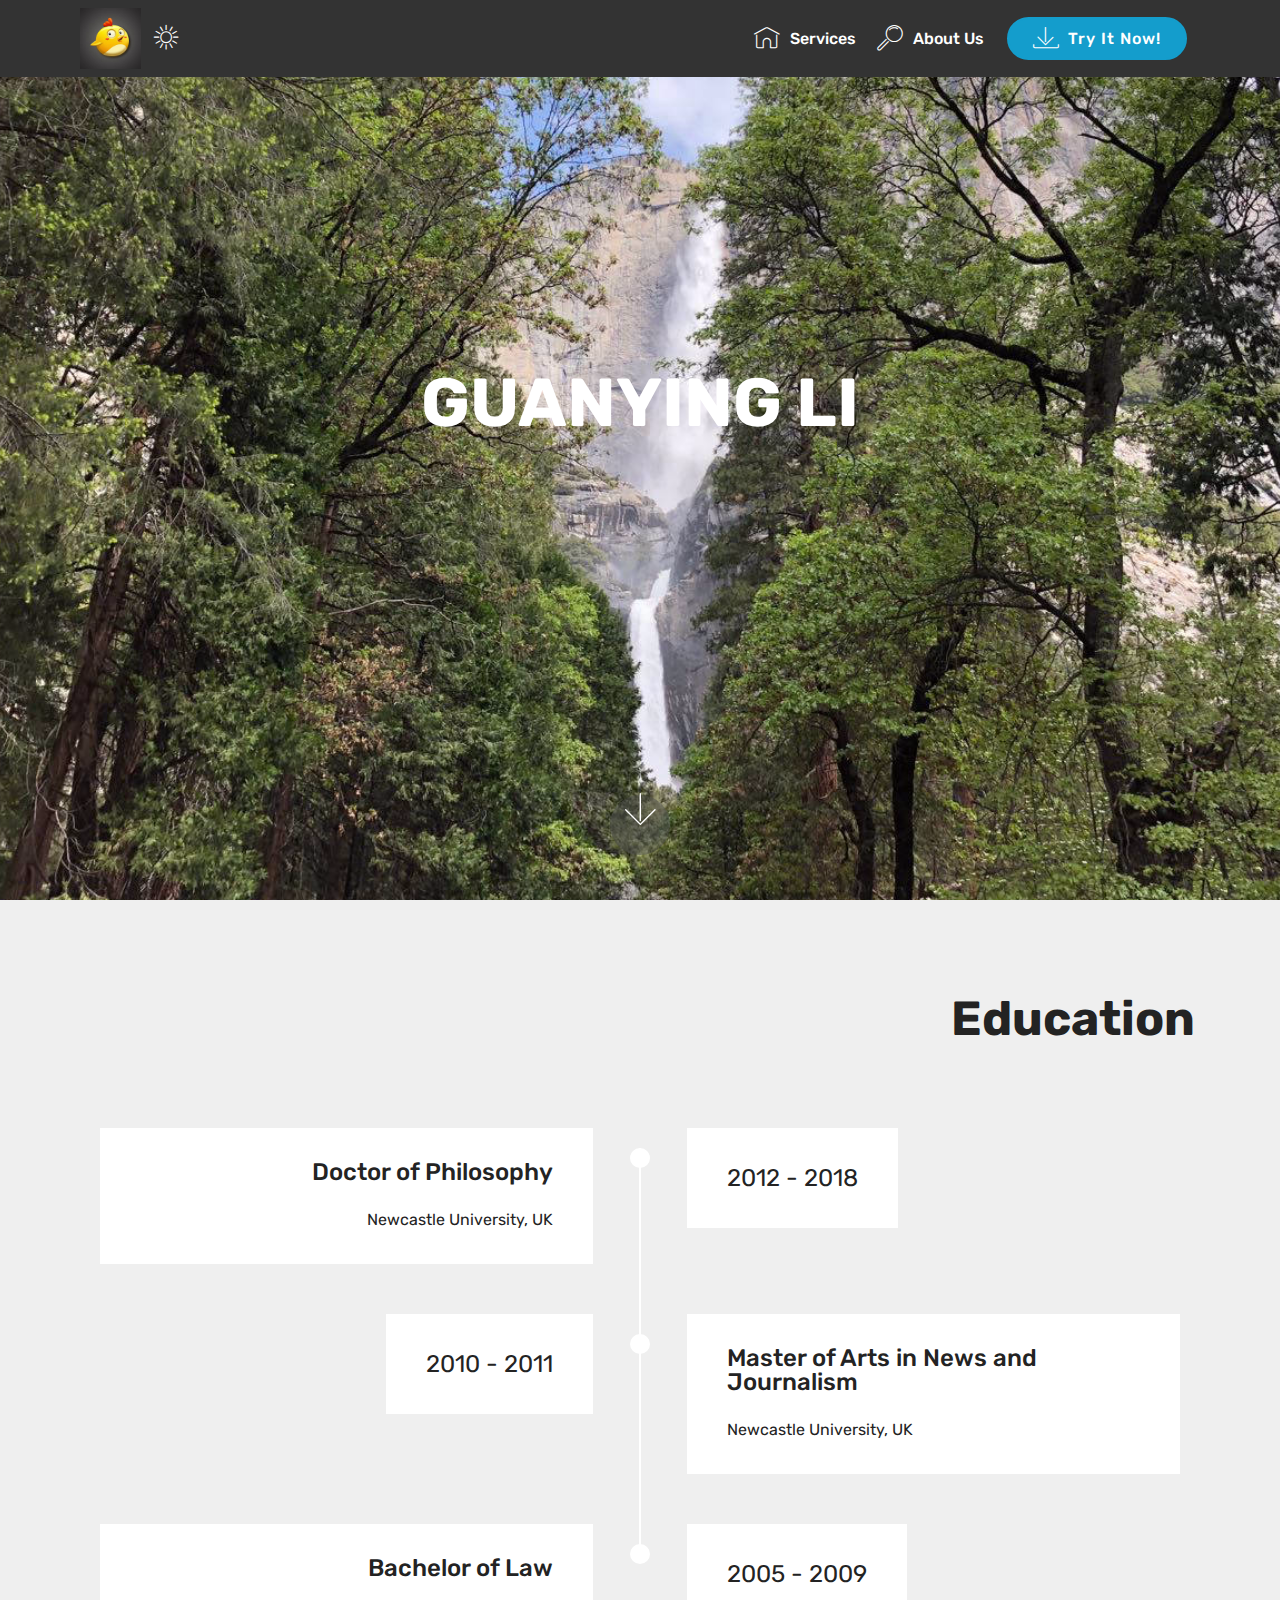
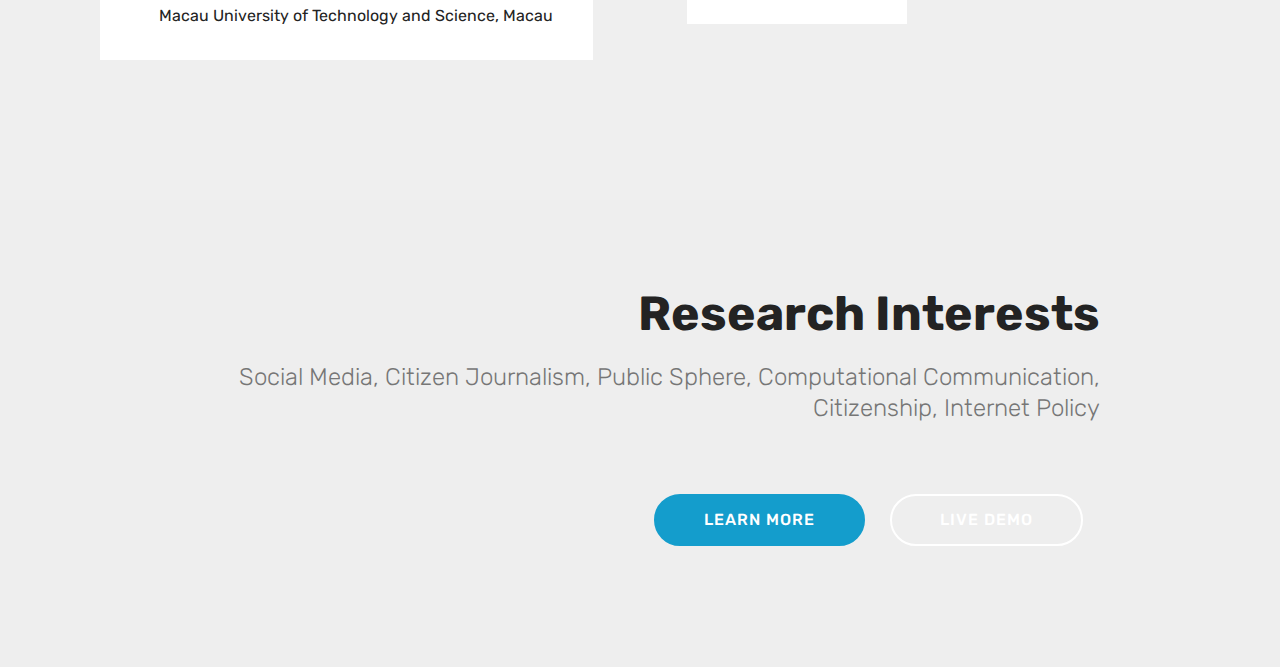
<file: index.html>
<!DOCTYPE html>
<html  >
<head>
  <!-- Site made with Mobirise Website Builder v4.10.3, https://mobirise.com -->
  <meta charset="UTF-8">
  <meta http-equiv="X-UA-Compatible" content="IE=edge">
  <meta name="generator" content="Mobirise v4.10.3, mobirise.com">
  <meta name="viewport" content="width=device-width, initial-scale=1, minimum-scale=1">
  <link rel="shortcut icon" href="assets/images/timg-162x162.jpg" type="image/x-icon">
  <meta name="description" content="">
  
  <title>Home</title>
  <link rel="stylesheet" href="assets/web/assets/mobirise-icons/mobirise-icons.css">
  <link rel="stylesheet" href="assets/tether/tether.min.css">
  <link rel="stylesheet" href="assets/bootstrap/css/bootstrap.min.css">
  <link rel="stylesheet" href="assets/bootstrap/css/bootstrap-grid.min.css">
  <link rel="stylesheet" href="assets/bootstrap/css/bootstrap-reboot.min.css">
  <link rel="stylesheet" href="assets/dropdown/css/style.css">
  <link rel="stylesheet" href="assets/theme/css/style.css">
  <link rel="stylesheet" href="assets/mobirise/css/mbr-additional.css" type="text/css">
  
  
  
</head>
<body>
  <section class="menu cid-qTkzRZLJNu" once="menu" id="menu1-0">

    

    <nav class="navbar navbar-expand beta-menu navbar-dropdown align-items-center navbar-fixed-top navbar-toggleable-sm">
        <button class="navbar-toggler navbar-toggler-right" type="button" data-toggle="collapse" data-target="#navbarSupportedContent" aria-controls="navbarSupportedContent" aria-expanded="false" aria-label="Toggle navigation">
            <div class="hamburger">
                <span></span>
                <span></span>
                <span></span>
                <span></span>
            </div>
        </button>
        <div class="menu-logo">
            <div class="navbar-brand">
                <span class="navbar-logo">
                    <a href="mailto:guanyingli0705@hotmail.com">
                         <img src="assets/images/timg-162x162.jpg" alt="" title="" style="height: 3.8rem;">
                    </a>
                </span>
                <span class="navbar-caption-wrap"><a class="navbar-caption text-white display-4" href="https://mobirise.com"><span class="mbri-sun2 mbr-iconfont mbr-iconfont-btn"></span></a></span>
            </div>
        </div>
        <div class="collapse navbar-collapse" id="navbarSupportedContent">
            <ul class="navbar-nav nav-dropdown" data-app-modern-menu="true"><li class="nav-item">
                    <a class="nav-link link text-white display-4" href="https://mobirise.com">
                        <span class="mbri-home mbr-iconfont mbr-iconfont-btn"></span>
                        Services
                    </a>
                </li>
                <li class="nav-item">
                    <a class="nav-link link text-white display-4" href="https://mobirise.com">
                        <span class="mbri-search mbr-iconfont mbr-iconfont-btn"></span>
                        About Us
                    </a>
                </li></ul>
            <div class="navbar-buttons mbr-section-btn"><a class="btn btn-sm btn-primary display-4" href="https://mobirise.com">
                    <span class="mbri-save mbr-iconfont mbr-iconfont-btn "></span>
                    Try It Now!
                </a></div>
        </div>
    </nav>
</section>

<section class="engine"><a href="https://mobirise.info/e">make a website for free</a></section><section class="cid-qTkA127IK8 mbr-fullscreen mbr-parallax-background" id="header2-1">

    

    

    <div class="container align-center">
        <div class="row justify-content-md-center">
            <div class="mbr-white col-md-10">
                <h1 class="mbr-section-title mbr-bold pb-3 mbr-fonts-style display-1">GUANYING LI</h1>
                
                <p class="mbr-text pb-3 mbr-fonts-style display-5"><br></p>
                
            </div>
        </div>
    </div>
    <div class="mbr-arrow hidden-sm-down" aria-hidden="true">
        <a href="#next">
            <i class="mbri-down mbr-iconfont"></i>
        </a>
    </div>
</section>

<section class="timeline1 cid-rsHrpBvvgx" id="timeline1-e">

    

    

    <div class="container align-center">
        <h2 class="mbr-section-title pb-3 mbr-fonts-style display-2"><strong>
            Education</strong></h2>
        <h3 class="mbr-section-subtitle pb-5 mbr-fonts-style display-5"></h3>

        <div class="container timelines-container" mbri-timelines="">
            <!--1-->
            <div class="row timeline-element reverse separline">
                 <div class="timeline-date-panel col-xs-12 col-md-6  align-left">         
                    <div class="time-line-date-content">
                        <p class="mbr-timeline-date mbr-fonts-style display-5">2012 - 2018</p>
                    </div>
                </div>
           <span class="iconBackground"></span>
            <div class="col-xs-12 col-md-6 align-right">
                <div class="timeline-text-content">
                    <h4 class="mbr-timeline-title pb-3 mbr-fonts-style display-5">Doctor of Philosophy</h4>
                    <p class="mbr-timeline-text mbr-fonts-style display-7">
                        Newcastle University, UK</p>
                 </div>
            </div>
            </div>
            <!--2-->
            <div class="row timeline-element  separline">
                <div class="timeline-date-panel col-xs-12 col-md-6 align-right">
                    <div class="time-line-date-content">
                        <p class="mbr-timeline-date mbr-fonts-style display-5">
                            2010 - 2011</p>
                    </div>
                </div>
                <span class="iconBackground"></span>
                <div class="col-xs-12 col-md-6 align-left ">
                    <div class="timeline-text-content">
                        <h4 class="mbr-timeline-title pb-3 mbr-fonts-style display-5">
                            Master of Arts in News and Journalism</h4>
                        <p class="mbr-timeline-text mbr-fonts-style display-7">
                            Newcastle University, UK</p>
                    </div>
                </div>
            </div>
            <!--3-->
            <div class="row timeline-element reverse">
                <div class="timeline-date-panel col-xs-12 col-md-6  align-left">
                    <div class="time-line-date-content">
                        <p class="mbr-timeline-date mbr-fonts-style display-5">
                            2005 - 2009</p>
                    </div>
                </div>
                <span class="iconBackground"></span>
                <div class="col-xs-12 col-md-6 align-right">
                    <div class="timeline-text-content">
                        <h4 class="mbr-timeline-title pb-3 mbr-fonts-style display-5">
                            Bachelor of Law</h4>      
                        <p class="mbr-timeline-text mbr-fonts-style display-7">Macau University of Technology and Science, Macau</p>
                    </div>
                </div>
            </div>
            <!--4-->
            
            <!--5-->
            
            <!--6-->
            
            <!--7-->
            
            <!--8-->
            
            <!--9-->
            
            <!--10-->
            
            <!--11-->
            
            <!--12-->
            
        </div>
    </div>
</section>

<section class="mbr-section info4 cid-rsHt7hLh7F" data-bg-video="http://www.youtube.com/watch?v=uNCr7NdOJgw" id="info4-g">

    

    
    <div class="container">
        <div class="justify-content-center row">
            <div class="media-container-column title col-12 col-md-10">
                <h2 class="align-right mbr-bold mbr-white pb-3 mbr-fonts-style display-2">Research Interests</h2>
                <h3 class="mbr-section-subtitle align-right mbr-light mbr-white pb-3 mbr-fonts-style display-5">&nbsp;Social Media, Citizen Journalism, Public Sphere, Computational Communication, Citizenship, Internet Policy</h3>
                <p class="mbr-text align-right mbr-white mbr-fonts-style display-7"></p>
                <div class="mbr-section-btn align-right py-4">
                    <a class="btn btn-primary display-4" href="https://mobirise.co">LEARN MORE</a>
                    <a class="btn btn-white-outline display-4" href="https://mobirise.co">LIVE DEMO</a>
                </div>
            </div>
        </div>
    </div>
</section>


  <script src="assets/web/assets/jquery/jquery.min.js"></script>
  <script src="assets/popper/popper.min.js"></script>
  <script src="assets/tether/tether.min.js"></script>
  <script src="assets/bootstrap/js/bootstrap.min.js"></script>
  <script src="assets/smoothscroll/smooth-scroll.js"></script>
  <script src="assets/touchswipe/jquery.touch-swipe.min.js"></script>
  <script src="assets/parallax/jarallax.min.js"></script>
  <script src="assets/ytplayer/jquery.mb.ytplayer.min.js"></script>
  <script src="assets/vimeoplayer/jquery.mb.vimeo_player.js"></script>
  <script src="assets/dropdown/js/script.min.js"></script>
  <script src="assets/theme/js/script.js"></script>
  
  
</body>
</html>
</file>
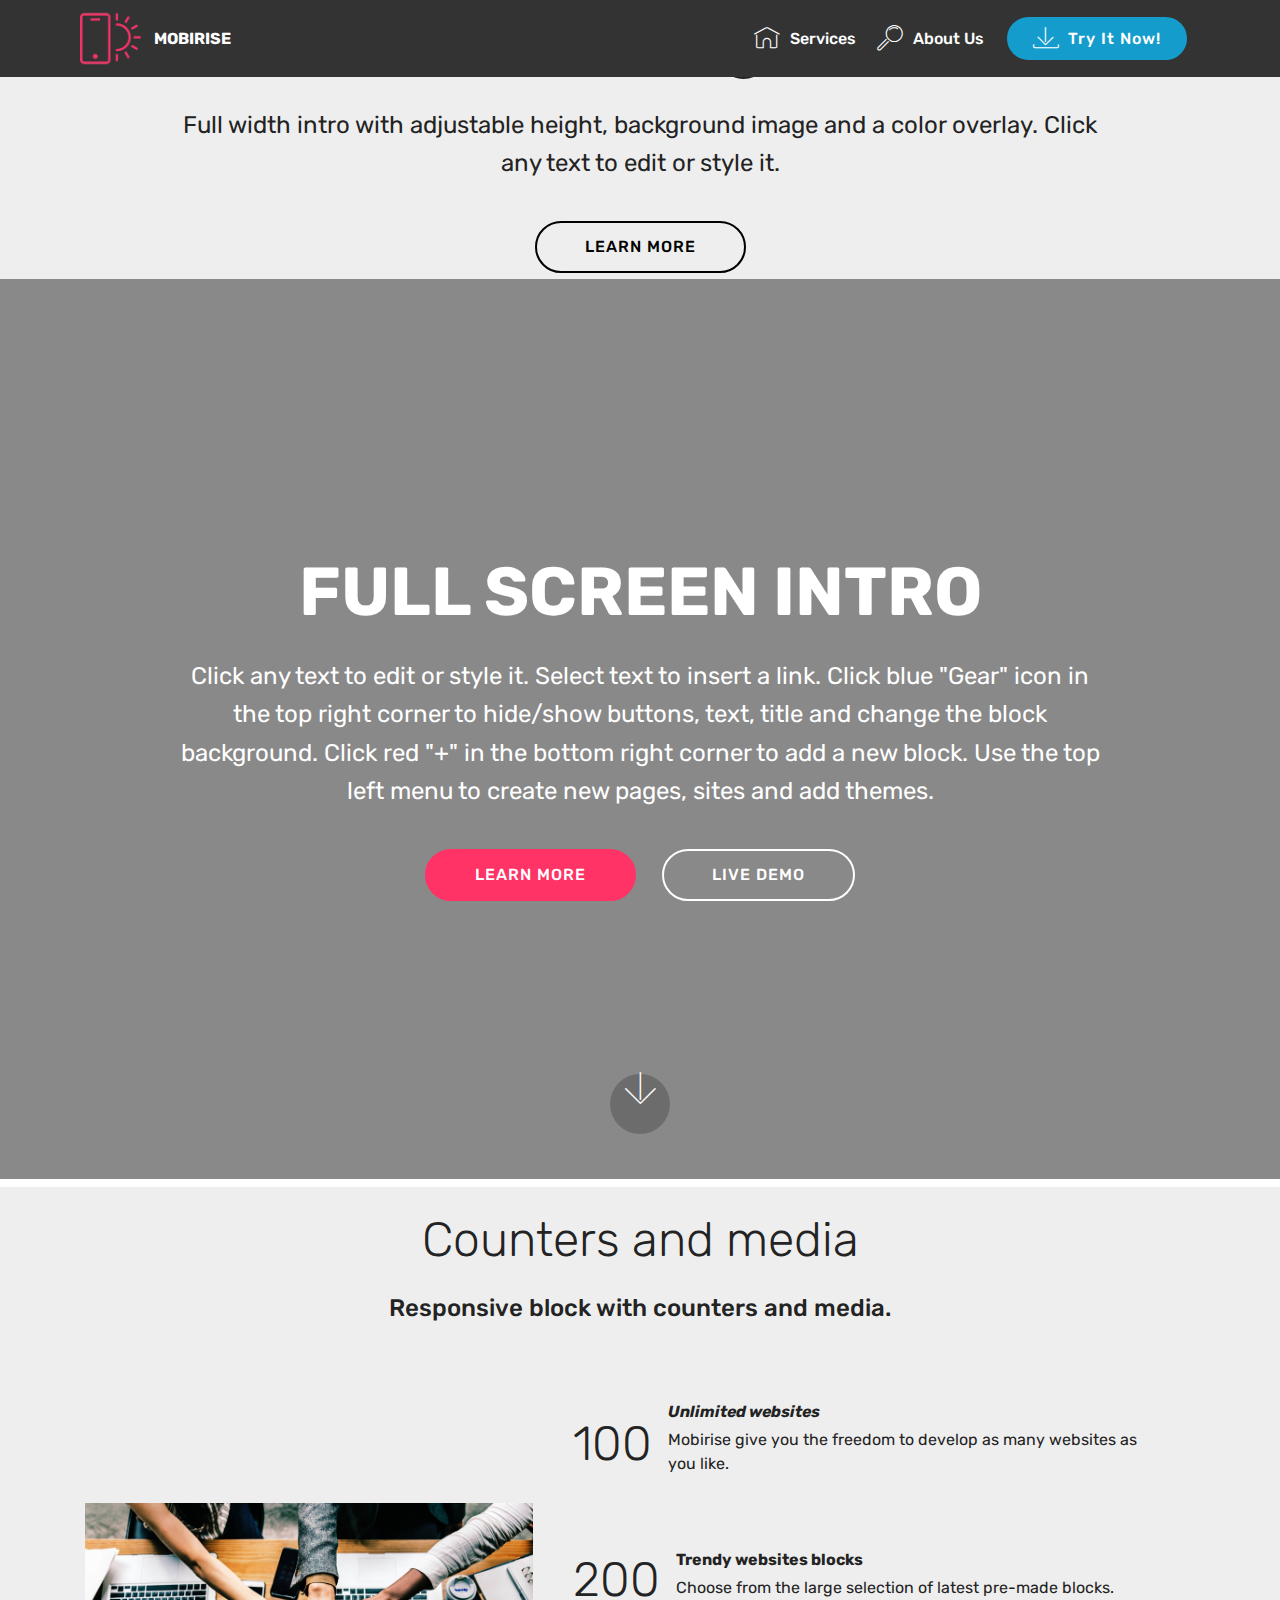
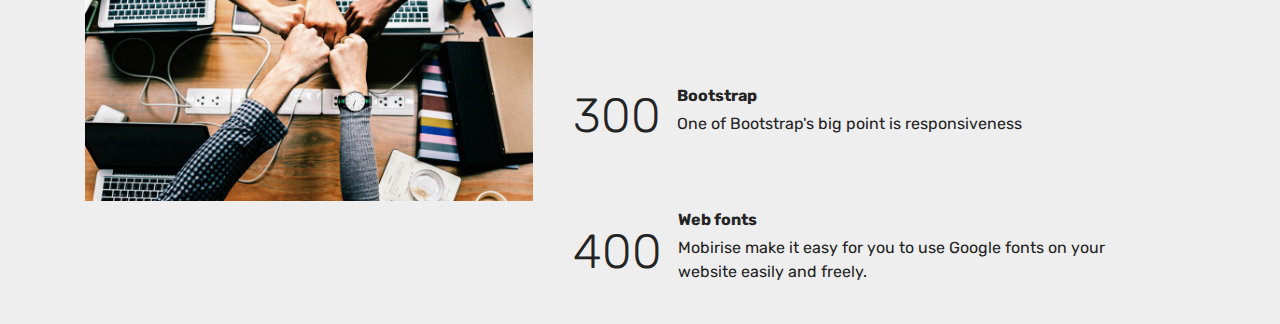
<file: page1.html>
<!DOCTYPE html>
<html  >
<head>
  <!-- Site made with Mobirise Website Builder v4.10.3, https://mobirise.com -->
  <meta charset="UTF-8">
  <meta http-equiv="X-UA-Compatible" content="IE=edge">
  <meta name="generator" content="Mobirise v4.10.3, mobirise.com">
  <meta name="viewport" content="width=device-width, initial-scale=1, minimum-scale=1">
  <link rel="shortcut icon" href="assets/images/logo2.png" type="image/x-icon">
  <meta name="description" content="Web Page Maker Description">
  
  <title>Guanying Li </title>
  <link rel="stylesheet" href="assets/web/assets/mobirise-icons/mobirise-icons.css">
  <link rel="stylesheet" href="assets/tether/tether.min.css">
  <link rel="stylesheet" href="assets/bootstrap/css/bootstrap.min.css">
  <link rel="stylesheet" href="assets/bootstrap/css/bootstrap-grid.min.css">
  <link rel="stylesheet" href="assets/bootstrap/css/bootstrap-reboot.min.css">
  <link rel="stylesheet" href="assets/dropdown/css/style.css">
  <link rel="stylesheet" href="assets/theme/css/style.css">
  <link rel="stylesheet" href="assets/mobirise/css/mbr-additional.css" type="text/css">
  
  
  
</head>
<body>
  <section class="menu cid-qTkzRZLJNu" once="menu" id="menu1-4">

    

    <nav class="navbar navbar-expand beta-menu navbar-dropdown align-items-center navbar-fixed-top navbar-toggleable-sm">
        <button class="navbar-toggler navbar-toggler-right" type="button" data-toggle="collapse" data-target="#navbarSupportedContent" aria-controls="navbarSupportedContent" aria-expanded="false" aria-label="Toggle navigation">
            <div class="hamburger">
                <span></span>
                <span></span>
                <span></span>
                <span></span>
            </div>
        </button>
        <div class="menu-logo">
            <div class="navbar-brand">
                <span class="navbar-logo">
                    <a href="https://mobirise.com">
                         <img src="assets/images/logo2.png" alt="Mobirise" style="height: 3.8rem;">
                    </a>
                </span>
                <span class="navbar-caption-wrap"><a class="navbar-caption text-white display-4" href="https://mobirise.com">
                        MOBIRISE
                    </a></span>
            </div>
        </div>
        <div class="collapse navbar-collapse" id="navbarSupportedContent">
            <ul class="navbar-nav nav-dropdown" data-app-modern-menu="true"><li class="nav-item">
                    <a class="nav-link link text-white display-4" href="https://mobirise.com">
                        <span class="mbri-home mbr-iconfont mbr-iconfont-btn"></span>
                        Services
                    </a>
                </li>
                <li class="nav-item">
                    <a class="nav-link link text-white display-4" href="https://mobirise.com">
                        <span class="mbri-search mbr-iconfont mbr-iconfont-btn"></span>
                        About Us
                    </a>
                </li></ul>
            <div class="navbar-buttons mbr-section-btn"><a class="btn btn-sm btn-primary display-4" href="https://mobirise.com">
                    <span class="mbri-save mbr-iconfont mbr-iconfont-btn "></span>
                    Try It Now!
                </a></div>
        </div>
    </nav>
</section>

<section class="engine"><a href="https://mobirise.info/g">how to build your own website for free</a></section><section class="header1 cid-rsG6fkBwN7" id="header16-8">

    

    

    <div class="container">
        <div class="row justify-content-md-center">
            <div class="col-md-10 align-center">
                <h1 class="mbr-section-title mbr-bold pb-3 mbr-fonts-style display-1">
                    Guanying Li</h1>
                
                <p class="mbr-text pb-3 mbr-fonts-style display-5">
                    Full width intro with adjustable height, background image and a color overlay. Click any text to edit or style it.
                </p>
                <div class="mbr-section-btn"><a class="btn btn-md btn-black-outline display-4" href="https://mobirise.co">LEARN MORE</a>
                </div>
            </div>
        </div>
    </div>

</section>

<section class="cid-rsG6RP4yMc mbr-fullscreen mbr-parallax-background" id="header2-a">

    

    <div class="mbr-overlay" style="opacity: 0.5; background-color: rgb(35, 35, 35);"></div>

    <div class="container align-center">
        <div class="row justify-content-md-center">
            <div class="mbr-white col-md-10">
                <h1 class="mbr-section-title mbr-bold pb-3 mbr-fonts-style display-1">
                    FULL SCREEN INTRO
                </h1>
                
                <p class="mbr-text pb-3 mbr-fonts-style display-5">
                    Click any text to edit or style it. Select text to insert a link. Click blue "Gear" icon in the top right corner to hide/show buttons, text, title and change the block background. Click red "+" in the bottom right corner to add a new block. Use the top left menu to create new pages, sites and add themes.
                </p>
                <div class="mbr-section-btn">
                    <a class="btn btn-md btn-secondary display-4" href="https://mobirise.co">LEARN MORE</a>
                    <a class="btn btn-md btn-white-outline display-4" href="https://mobirise.co">LIVE DEMO</a>
                </div>
            </div>
        </div>
    </div>
    <div class="mbr-arrow hidden-sm-down" aria-hidden="true">
        <a href="#next">
            <i class="mbri-down mbr-iconfont"></i>
        </a>
    </div>
</section>

<section class="counters3 counters cid-rsG6TLobfl" id="counters3-b">

    

    

    <div class="container pt-4 mt-2">
        <h2 class="mbr-section-title pb-3 align-center mbr-fonts-style display-2">
                    Counters and media
        </h2>
        <h3 class="mbr-section-subtitle pb-5 align-center mbr-fonts-style display-5">
            Responsive block with counters and media. 
        </h3>
        <div class="media-container-row">
            <div class="media-block m-auto" style="width: 49%;">
                <div class="mbr-figure">
                    <img src="assets/images/background6.jpg">
                </div>
            </div>
            <div class="cards-block">
                <div class="cards-container">
                    <div class="card px-3 align-left col-12">
                        <div class="panel-item p-4 d-flex align-items-center">
                            <div class="card-img pr-3 d-flex align-items-center align-left">
                                
                                <h3 class="count py-3 mbr-fonts-style display-2">
                                    100
                                </h3>
                            </div>
                            <div class="card-text">
                                <h4 class="mbr-content-title mbr-bold mbr-fonts-style display-7"><em>
                                    Unlimited websites
                                </em></h4>
                                <p class="mbr-content-text mbr-fonts-style display-7">
                                    Mobirise give you the freedom to develop as many websites as you like.
                                </p>
                            </div>
                        </div>
                    </div>
                    <div class="card px-3 align-left col-12">
                        <div class="panel-item p-4 d-flex align-items-center">
                            <div class="card-img pr-3 d-flex align-items-center align-left">
                                
                                <h3 class="count py-3 mbr-fonts-style display-2">
                                    200
                                </h3>
                            </div>
                            <div class="card-text">
                                <h4 class="mbr-content-title mbr-bold mbr-fonts-style display-7">
                                    Trendy websites blocks
                                </h4>
                                <p class="mbr-content-text mbr-fonts-style display-7">
                                    Choose from the large selection of latest pre-made blocks.
                                </p>
                            </div>
                        </div>
                    </div>
                    <div class="card px-3 align-left col-12">
                        <div class="panel-item p-4 d-flex align-items-center">
                            <div class="card-img pr-3 d-flex align-items-center align-left">
                                
                                <h3 class="count py-3 mbr-fonts-style display-2">
                                    300
                                </h3>
                            </div>
                            <div class="card-text">
                                <h4 class="mbr-content-title mbr-bold mbr-fonts-style display-7">
                                    Bootstrap
                                </h4>
                                <p class="mbr-content-text mbr-fonts-style display-7">
                                        One of Bootstrap's big point is responsiveness 
                                </p>
                            </div>
                        </div>
                    </div>
                    <div class="card px-3 align-left col-12">
                        <div class="panel-item p-4 d-flex align-items-center">
                            <div class="card-img pr-3 d-flex align-items-center align-left">
                                
                                <h3 class="count py-3 mbr-fonts-style display-2">
                                    400
                                </h3>
                            </div>
                            <div class="card-texts">
                                <h4 class="mbr-content-title mbr-bold mbr-fonts-style display-7">
                                    Web fonts
                                </h4>
                                <p class="mbr-content-text mbr-fonts-style display-7">
                                        Mobirise make it easy for you to use Google fonts on your website easily and freely.
                                </p>
                            </div>
                        </div>
                    </div>
                </div>
            </div>
        </div>
    </div>
</section>


  <script src="assets/web/assets/jquery/jquery.min.js"></script>
  <script src="assets/popper/popper.min.js"></script>
  <script src="assets/tether/tether.min.js"></script>
  <script src="assets/bootstrap/js/bootstrap.min.js"></script>
  <script src="assets/dropdown/js/script.min.js"></script>
  <script src="assets/touchswipe/jquery.touch-swipe.min.js"></script>
  <script src="assets/parallax/jarallax.min.js"></script>
  <script src="assets/viewportchecker/jquery.viewportchecker.js"></script>
  <script src="assets/smoothscroll/smooth-scroll.js"></script>
  <script src="assets/theme/js/script.js"></script>
  
  
</body>
</html>
</file>
<file: assets/web/assets/mobirise-icons/mobirise-icons.css>
@font-face {
  font-family: 'MobiriseIcons';
  src:  url('mobirise-icons.eot?spat4u');
  src:  url('mobirise-icons.eot?spat4u#iefix') format('embedded-opentype'),
    url('mobirise-icons.ttf?spat4u') format('truetype'),
    url('mobirise-icons.woff?spat4u') format('woff'),
    url('mobirise-icons.svg?spat4u#MobiriseIcons') format('svg');
  font-weight: normal;
  font-style: normal;
}

[class^="mbri-"], [class*=" mbri-"] {
  /* use !important to prevent issues with browser extensions that change fonts */
  font-family: MobiriseIcons !important;
  speak: none;
  font-style: normal;
  font-weight: normal;
  font-variant: normal;
  text-transform: none;
  line-height: 1;

  /* Better Font Rendering =========== */
  -webkit-font-smoothing: antialiased;
  -moz-osx-font-smoothing: grayscale;
}

.mbri-add-submenu:before {
  content: "\e900";
}
.mbri-alert:before {
  content: "\e901";
}
.mbri-align-center:before {
  content: "\e902";
}
.mbri-align-justify:before {
  content: "\e903";
}
.mbri-align-left:before {
  content: "\e904";
}
.mbri-align-right:before {
  content: "\e905";
}
.mbri-android:before {
  content: "\e906";
}
.mbri-apple:before {
  content: "\e907";
}
.mbri-arrow-down:before {
  content: "\e908";
}
.mbri-arrow-next:before {
  content: "\e909";
}
.mbri-arrow-prev:before {
  content: "\e90a";
}
.mbri-arrow-up:before {
  content: "\e90b";
}
.mbri-bold:before {
  content: "\e90c";
}
.mbri-bookmark:before {
  content: "\e90d";
}
.mbri-bootstrap:before {
  content: "\e90e";
}
.mbri-briefcase:before {
  content: "\e90f";
}
.mbri-browse:before {
  content: "\e910";
}
.mbri-bulleted-list:before {
  content: "\e911";
}
.mbri-calendar:before {
  content: "\e912";
}
.mbri-camera:before {
  content: "\e913";
}
.mbri-cart-add:before {
  content: "\e914";
}
.mbri-cart-full:before {
  content: "\e915";
}
.mbri-cash:before {
  content: "\e916";
}
.mbri-change-style:before {
  content: "\e917";
}
.mbri-chat:before {
  content: "\e918";
}
.mbri-clock:before {
  content: "\e919";
}
.mbri-close:before {
  content: "\e91a";
}
.mbri-cloud:before {
  content: "\e91b";
}
.mbri-code:before {
  content: "\e91c";
}
.mbri-contact-form:before {
  content: "\e91d";
}
.mbri-credit-card:before {
  content: "\e91e";
}
.mbri-cursor-click:before {
  content: "\e91f";
}
.mbri-cust-feedback:before {
  content: "\e920";
}
.mbri-database:before {
  content: "\e921";
}
.mbri-delivery:before {
  content: "\e922";
}
.mbri-desktop:before {
  content: "\e923";
}
.mbri-devices:before {
  content: "\e924";
}
.mbri-down:before {
  content: "\e925";
}
.mbri-download:before {
  content: "\e989";
}
.mbri-drag-n-drop:before {
  content: "\e927";
}
.mbri-drag-n-drop2:before {
  content: "\e928";
}
.mbri-edit:before {
  content: "\e929";
}
.mbri-edit2:before {
  content: "\e92a";
}
.mbri-error:before {
  content: "\e92b";
}
.mbri-extension:before {
  content: "\e92c";
}
.mbri-features:before {
  content: "\e92d";
}
.mbri-file:before {
  content: "\e92e";
}
.mbri-flag:before {
  content: "\e92f";
}
.mbri-folder:before {
  content: "\e930";
}
.mbri-gift:before {
  content: "\e931";
}
.mbri-github:before {
  content: "\e932";
}
.mbri-globe:before {
  content: "\e933";
}
.mbri-globe-2:before {
  content: "\e934";
}
.mbri-growing-chart:before {
  content: "\e935";
}
.mbri-hearth:before {
  content: "\e936";
}
.mbri-help:before {
  content: "\e937";
}
.mbri-home:before {
  content: "\e938";
}
.mbri-hot-cup:before {
  content: "\e939";
}
.mbri-idea:before {
  content: "\e93a";
}
.mbri-image-gallery:before {
  content: "\e93b";
}
.mbri-image-slider:before {
  content: "\e93c";
}
.mbri-info:before {
  content: "\e93d";
}
.mbri-italic:before {
  content: "\e93e";
}
.mbri-key:before {
  content: "\e93f";
}
.mbri-laptop:before {
  content: "\e940";
}
.mbri-layers:before {
  content: "\e941";
}
.mbri-left-right:before {
  content: "\e942";
}
.mbri-left:before {
  content: "\e943";
}
.mbri-letter:before {
  content: "\e944";
}
.mbri-like:before {
  content: "\e945";
}
.mbri-link:before {
  content: "\e946";
}
.mbri-lock:before {
  content: "\e947";
}
.mbri-login:before {
  content: "\e948";
}
.mbri-logout:before {
  content: "\e949";
}
.mbri-magic-stick:before {
  content: "\e94a";
}
.mbri-map-pin:before {
  content: "\e94b";
}
.mbri-menu:before {
  content: "\e94c";
}
.mbri-mobile:before {
  content: "\e94d";
}
.mbri-mobile2:before {
  content: "\e94e";
}
.mbri-mobirise:before {
  content: "\e94f";
}
.mbri-more-horizontal:before {
  content: "\e950";
}
.mbri-more-vertical:before {
  content: "\e951";
}
.mbri-music:before {
  content: "\e952";
}
.mbri-new-file:before {
  content: "\e953";
}
.mbri-numbered-list:before {
  content: "\e954";
}
.mbri-opened-folder:before {
  content: "\e955";
}
.mbri-pages:before {
  content: "\e956";
}
.mbri-paper-plane:before {
  content: "\e957";
}
.mbri-paperclip:before {
  content: "\e958";
}
.mbri-photo:before {
  content: "\e959";
}
.mbri-photos:before {
  content: "\e95a";
}
.mbri-pin:before {
  content: "\e95b";
}
.mbri-play:before {
  content: "\e95c";
}
.mbri-plus:before {
  content: "\e95d";
}
.mbri-preview:before {
  content: "\e95e";
}
.mbri-print:before {
  content: "\e95f";
}
.mbri-protect:before {
  content: "\e960";
}
.mbri-question:before {
  content: "\e961";
}
.mbri-quote-left:before {
  content: "\e962";
}
.mbri-quote-right:before {
  content: "\e963";
}
.mbri-refresh:before {
  content: "\e964";
}
.mbri-responsive:before {
  content: "\e965";
}
.mbri-right:before {
  content: "\e966";
}
.mbri-rocket:before {
  content: "\e967";
}
.mbri-sad-face:before {
  content: "\e968";
}
.mbri-sale:before {
  content: "\e969";
}
.mbri-save:before {
  content: "\e96a";
}
.mbri-search:before {
  content: "\e96b";
}
.mbri-setting:before {
  content: "\e96c";
}
.mbri-setting2:before {
  content: "\e96d";
}
.mbri-setting3:before {
  content: "\e96e";
}
.mbri-share:before {
  content: "\e96f";
}
.mbri-shopping-bag:before {
  content: "\e970";
}
.mbri-shopping-basket:before {
  content: "\e971";
}
.mbri-shopping-cart:before {
  content: "\e972";
}
.mbri-sites:before {
  content: "\e973";
}
.mbri-smile-face:before {
  content: "\e974";
}
.mbri-speed:before {
  content: "\e975";
}
.mbri-star:before {
  content: "\e976";
}
.mbri-success:before {
  content: "\e977";
}
.mbri-sun:before {
  content: "\e978";
}
.mbri-sun2:before {
  content: "\e979";
}
.mbri-tablet:before {
  content: "\e97a";
}
.mbri-tablet-vertical:before {
  content: "\e97b";
}
.mbri-target:before {
  content: "\e97c";
}
.mbri-timer:before {
  content: "\e97d";
}
.mbri-to-ftp:before {
  content: "\e97e";
}
.mbri-to-local-drive:before {
  content: "\e97f";
}
.mbri-touch-swipe:before {
  content: "\e980";
}
.mbri-touch:before {
  content: "\e981";
}
.mbri-trash:before {
  content: "\e982";
}
.mbri-underline:before {
  content: "\e983";
}
.mbri-unlink:before {
  content: "\e984";
}
.mbri-unlock:before {
  content: "\e985";
}
.mbri-up-down:before {
  content: "\e986";
}
.mbri-up:before {
  content: "\e987";
}
.mbri-update:before {
  content: "\e988";
}
.mbri-upload:before {
 content: "\e926"; 
}
.mbri-user:before {
  content: "\e98a";
}
.mbri-user2:before {
  content: "\e98b";
}
.mbri-users:before {
  content: "\e98c";
}
.mbri-video:before {
  content: "\e98d";
}
.mbri-video-play:before {
  content: "\e98e";
}
.mbri-watch:before {
  content: "\e98f";
}
.mbri-website-theme:before {
  content: "\e990";
}
.mbri-wifi:before {
  content: "\e991";
}
.mbri-windows:before {
  content: "\e992";
}
.mbri-zoom-out:before {
  content: "\e993";
}
.mbri-redo:before {
  content: "\e994";
}
.mbri-undo:before {
  content: "\e995";
}
</file>
<file: assets/dropdown/css/style.css>
.navbar-dropdown {
  left: 0;
  padding: 0;
  position: absolute;
  right: 0;
  top: 0;
  transition: all 0.45s ease;
  z-index: 1030;
  background: #282828; }
  .navbar-dropdown .navbar-logo {
    margin-right: 0.8rem;
    transition: margin 0.3s ease-in-out;
    vertical-align: middle; }
    .navbar-dropdown .navbar-logo img {
      height: 3.125rem;
      transition: all 0.3s ease-in-out; }
    .navbar-dropdown .navbar-logo.mbr-iconfont {
      font-size: 3.125rem;
      line-height: 3.125rem; }
  .navbar-dropdown .navbar-caption {
    font-weight: 700;
    white-space: normal;
    vertical-align: -4px;
    line-height: 3.125rem !important; }
    .navbar-dropdown .navbar-caption, .navbar-dropdown .navbar-caption:hover {
      color: inherit;
      text-decoration: none; }
  .navbar-dropdown .mbr-iconfont + .navbar-caption {
    vertical-align: -1px; }
  .navbar-dropdown.navbar-fixed-top {
    position: fixed; }
  .navbar-dropdown .navbar-brand span {
    vertical-align: -4px; }
  .navbar-dropdown.bg-color.transparent {
    background: none; }
  .navbar-dropdown.navbar-short .navbar-brand {
    padding: 0.625rem 0; }
    .navbar-dropdown.navbar-short .navbar-brand span {
      vertical-align: -1px; }
  .navbar-dropdown.navbar-short .navbar-caption {
    line-height: 2.375rem !important;
    vertical-align: -2px; }
  .navbar-dropdown.navbar-short .navbar-logo {
    margin-right: 0.5rem; }
    .navbar-dropdown.navbar-short .navbar-logo img {
      height: 2.375rem; }
    .navbar-dropdown.navbar-short .navbar-logo.mbr-iconfont {
      font-size: 2.375rem;
      line-height: 2.375rem; }
  .navbar-dropdown.navbar-short .mbr-table-cell {
    height: 3.625rem; }
  .navbar-dropdown .navbar-close {
    left: 0.6875rem;
    position: fixed;
    top: 0.75rem;
    z-index: 1000; }
  .navbar-dropdown .hamburger-icon {
    content: "";
    display: inline-block;
    vertical-align: middle;
    width: 16px;
    -webkit-box-shadow: 0 -6px 0 1px #282828,0 0 0 1px #282828,0 6px 0 1px #282828;
    -moz-box-shadow: 0 -6px 0 1px #282828,0 0 0 1px #282828,0 6px 0 1px #282828;
    box-shadow: 0 -6px 0 1px #282828,0 0 0 1px #282828,0 6px 0 1px #282828; }

.dropdown-menu .dropdown-toggle[data-toggle="dropdown-submenu"]::after {
  border-bottom: 0.35em solid transparent;
  border-left: 0.35em solid;
  border-right: 0;
  border-top: 0.35em solid transparent;
  margin-left: 0.3rem; }

.dropdown-menu .dropdown-item:focus {
  outline: 0; }

.nav-dropdown {
  font-size: 0.75rem;
  font-weight: 500;
  height: auto !important; }
  .nav-dropdown .nav-btn {
    padding-left: 1rem; }
  .nav-dropdown .link {
    margin: .667em 1.667em;
    font-weight: 500;
    padding: 0;
    transition: color .2s ease-in-out; }
    .nav-dropdown .link.dropdown-toggle {
      margin-right: 2.583em; }
      .nav-dropdown .link.dropdown-toggle::after {
        margin-left: .25rem;
        border-top: 0.35em solid;
        border-right: 0.35em solid transparent;
        border-left: 0.35em solid transparent;
        border-bottom: 0; }
      .nav-dropdown .link.dropdown-toggle[aria-expanded="true"] {
        margin: 0;
        padding: 0.667em 3.263em  0.667em 1.667em; }
  .nav-dropdown .link::after,
  .nav-dropdown .dropdown-item::after {
    color: inherit; }
  .nav-dropdown .btn {
    font-size: 0.75rem;
    font-weight: 700;
    letter-spacing: 0;
    margin-bottom: 0;
    padding-left: 1.25rem;
    padding-right: 1.25rem; }
  .nav-dropdown .dropdown-menu {
    border-radius: 0;
    border: 0;
    left: 0;
    margin: 0;
    padding-bottom: 1.25rem;
    padding-top: 1.25rem;
    position: relative; }
  .nav-dropdown .dropdown-submenu {
    margin-left: 0.125rem;
    top: 0; }
  .nav-dropdown .dropdown-item {
    font-weight: 500;
    line-height: 2;
    padding: 0.3846em 4.615em 0.3846em 1.5385em;
    position: relative;
    transition: color .2s ease-in-out, background-color .2s ease-in-out; }
    .nav-dropdown .dropdown-item::after {
      margin-top: -0.3077em;
      position: absolute;
      right: 1.1538em;
      top: 50%; }
    .nav-dropdown .dropdown-item:focus, .nav-dropdown .dropdown-item:hover {
      background: none; }

@media (max-width: 767px) {
  .nav-dropdown.navbar-toggleable-sm {
    bottom: 0;
    display: none;
    left: 0;
    overflow-x: hidden;
    position: fixed;
    top: 0;
    transform: translateX(-100%);
    -ms-transform: translateX(-100%);
    -webkit-transform: translateX(-100%);
    width: 18.75rem;
    z-index: 999; } }
.nav-dropdown.navbar-toggleable-xl {
  bottom: 0;
  display: none;
  left: 0;
  overflow-x: hidden;
  position: fixed;
  top: 0;
  transform: translateX(-100%);
  -ms-transform: translateX(-100%);
  -webkit-transform: translateX(-100%);
  width: 18.75rem;
  z-index: 999; }

.nav-dropdown-sm {
  display: block !important;
  overflow-x: hidden;
  overflow: auto;
  padding-top: 3.875rem; }
  .nav-dropdown-sm::after {
    content: "";
    display: block;
    height: 3rem;
    width: 100%; }
  .nav-dropdown-sm.collapse.in ~ .navbar-close {
    display: block !important; }
  .nav-dropdown-sm.collapsing, .nav-dropdown-sm.collapse.in {
    transform: translateX(0);
    -ms-transform: translateX(0);
    -webkit-transform: translateX(0);
    transition: all 0.25s ease-out;
    -webkit-transition: all 0.25s ease-out;
    background: #282828; }
  .nav-dropdown-sm.collapsing[aria-expanded="false"] {
    transform: translateX(-100%);
    -ms-transform: translateX(-100%);
    -webkit-transform: translateX(-100%); }
  .nav-dropdown-sm .nav-item {
    display: block;
    margin-left: 0 !important;
    padding-left: 0; }
  .nav-dropdown-sm .link,
  .nav-dropdown-sm .dropdown-item {
    border-top: 1px dotted rgba(255, 255, 255, 0.1);
    font-size: 0.8125rem;
    line-height: 1.6;
    margin: 0 !important;
    padding: 0.875rem 2.4rem 0.875rem 1.5625rem !important;
    position: relative;
    white-space: normal; }
    .nav-dropdown-sm .link:focus, .nav-dropdown-sm .link:hover,
    .nav-dropdown-sm .dropdown-item:focus,
    .nav-dropdown-sm .dropdown-item:hover {
      background: rgba(0, 0, 0, 0.2) !important;
      color: #c0a375; }
  .nav-dropdown-sm .nav-btn {
    position: relative;
    padding: 1.5625rem 1.5625rem 0 1.5625rem; }
    .nav-dropdown-sm .nav-btn::before {
      border-top: 1px dotted rgba(255, 255, 255, 0.1);
      content: "";
      left: 0;
      position: absolute;
      top: 0;
      width: 100%; }
    .nav-dropdown-sm .nav-btn + .nav-btn {
      padding-top: 0.625rem; }
      .nav-dropdown-sm .nav-btn + .nav-btn::before {
        display: none; }
  .nav-dropdown-sm .btn {
    padding: 0.625rem 0; }
  .nav-dropdown-sm .dropdown-toggle[data-toggle="dropdown-submenu"]::after {
    margin-left: .25rem;
    border-top: 0.35em solid;
    border-right: 0.35em solid transparent;
    border-left: 0.35em solid transparent;
    border-bottom: 0; }
  .nav-dropdown-sm .dropdown-toggle[data-toggle="dropdown-submenu"][aria-expanded="true"]::after {
    border-top: 0;
    border-right: 0.35em solid transparent;
    border-left: 0.35em solid transparent;
    border-bottom: 0.35em solid; }
  .nav-dropdown-sm .dropdown-menu {
    margin: 0;
    padding: 0;
    position: relative;
    top: 0;
    left: 0;
    width: 100%;
    border: 0;
    float: none;
    border-radius: 0;
    background: none; }
  .nav-dropdown-sm .dropdown-submenu {
    left: 100%;
    margin-left: 0.125rem;
    margin-top: -1.25rem;
    top: 0; }

.navbar-toggleable-sm .nav-dropdown .dropdown-menu {
  position: absolute; }

.navbar-toggleable-sm .nav-dropdown .dropdown-submenu {
  left: 100%;
  margin-left: 0.125rem;
  margin-top: -1.25rem;
  top: 0; }

.navbar-toggleable-sm.opened .nav-dropdown .dropdown-menu {
  position: relative; }

.navbar-toggleable-sm.opened .nav-dropdown .dropdown-submenu {
  left: 0;
  margin-left: 00rem;
  margin-top: 0rem;
  top: 0; }

.is-builder .nav-dropdown.collapsing {
  transition: none !important; }

/*# sourceMappingURL=style.css.map */
</file>
<file: assets/theme/css/style.css>
/*!
 * Mobirise v4 theme (https://mobirise.com/)
 * Copyright 2017 Mobirise
 */
section {
  background-color: #eeeeee; }

section,
.container,
.container-fluid {
  position: relative;
  word-wrap: break-word; }

a.mbr-iconfont:hover {
  text-decoration: none; }

.article .lead p, .article .lead ul, .article .lead ol, .article .lead pre, .article .lead blockquote {
  margin-bottom: 0; }

a {
  font-style: normal;
  font-weight: 400;
  cursor: pointer; }
  a, a:hover {
    text-decoration: none; }

figure {
  margin-bottom: 0; }

body {
  color: #232323; }

h1, h2, h3, h4, h5, h6,
.h1, .h2, .h3, .h4, .h5, .h6,
.display-1, .display-2, .display-3, .display-4 {
  line-height: 1;
  word-break: break-word;
  word-wrap: break-word; }

b, strong {
  font-weight: bold; }

blockquote {
  padding: 10px 0 10px 20px;
  position: relative;
  border-left: 2px solid;
  border-color: #ff3366; }

input:-webkit-autofill, input:-webkit-autofill:hover, input:-webkit-autofill:focus, input:-webkit-autofill:active {
  transition-delay: 9999s;
  transition-property: background-color, color; }

textarea[type="hidden"] {
  display: none; }

body {
  position: relative; }

section {
  background-position: 50% 50%;
  background-repeat: no-repeat;
  background-size: cover; }
  section .mbr-background-video,
  section .mbr-background-video-preview {
    position: absolute;
    bottom: 0;
    left: 0;
    right: 0;
    top: 0; }

.hidden {
  visibility: hidden; }

.mbr-z-index20 {
  z-index: 20; }

/*! Base colors */
.mbr-white {
  color: #ffffff; }

.mbr-black {
  color: #000000; }

.mbr-bg-white {
  background-color: #ffffff; }

.mbr-bg-black {
  background-color: #000000; }

/*! Text-aligns */
.align-left {
  text-align: left; }

.align-center {
  text-align: center; }

.align-right {
  text-align: right; }

@media (max-width: 767px) {
  .align-left, .align-center, .align-right, .mbr-section-btn, .mbr-section-title {
    text-align: center; } }
/*! Font-weight  */
.mbr-light {
  font-weight: 300; }

.mbr-regular {
  font-weight: 400; }

.mbr-semibold {
  font-weight: 500; }

.mbr-bold {
  font-weight: 700; }

/*! Media  */
.media-size-item {
  -webkit-flex: 1 1 auto;
  -moz-flex: 1 1 auto;
  -ms-flex: 1 1 auto;
  -o-flex: 1 1 auto;
  flex: 1 1 auto; }

.media-content {
  -webkit-flex-basis: 100%;
  flex-basis: 100%; }

.media-container-row {
  display: -ms-flexbox;
  display: -webkit-flex;
  display: flex;
  -webkit-flex-direction: row;
  -ms-flex-direction: row;
  flex-direction: row;
  -webkit-flex-wrap: wrap;
  -ms-flex-wrap: wrap;
  flex-wrap: wrap;
  -webkit-justify-content: center;
  -ms-flex-pack: center;
  justify-content: center;
  -webkit-align-content: center;
  -ms-flex-line-pack: center;
  align-content: center;
  -webkit-align-items: start;
  -ms-flex-align: start;
  align-items: start; }
  .media-container-row .media-size-item {
    width: 400px; }

.media-container-column {
  display: -ms-flexbox;
  display: -webkit-flex;
  display: flex;
  -webkit-flex-direction: column;
  -ms-flex-direction: column;
  flex-direction: column;
  -webkit-flex-wrap: wrap;
  -ms-flex-wrap: wrap;
  flex-wrap: wrap;
  -webkit-justify-content: center;
  -ms-flex-pack: center;
  justify-content: center;
  -webkit-align-content: center;
  -ms-flex-line-pack: center;
  align-content: center;
  -webkit-align-items: stretch;
  -ms-flex-align: stretch;
  align-items: stretch; }
  .media-container-column > * {
    width: 100%; }

@media (min-width: 992px) {
  .media-container-row {
    -webkit-flex-wrap: nowrap;
    -ms-flex-wrap: nowrap;
    flex-wrap: nowrap; } }
figure {
  overflow: hidden; }

figure[mbr-media-size] {
  transition: width 0.1s; }

.mbr-figure img, .mbr-figure iframe {
  display: block;
  width: 100%; }

.card {
  background-color: transparent;
  border: none; }

.card-box {
  width: 100%; }

.card-img {
  text-align: center;
  flex-shrink: 0;
  -webkit-flex-shrink: 0; }

.media {
  max-width: 100%;
  margin: 0 auto; }

.mbr-figure {
  -ms-flex-item-align: center;
  -ms-grid-row-align: center;
  -webkit-align-self: center;
  align-self: center; }

.media-container > div {
  max-width: 100%; }

.mbr-figure img, .card-img img {
  width: 100%; }

@media (max-width: 991px) {
  .media-size-item {
    width: auto !important; }

  .media {
    width: auto; }

  .mbr-figure {
    width: 100% !important; } }
/*! Buttons */
.mbr-section-btn {
  margin-left: -.25rem;
  margin-right: -.25rem;
  font-size: 0; }

nav .mbr-section-btn {
  margin-left: 0rem;
  margin-right: 0rem; }

/*! Btn icon margin */
.btn .mbr-iconfont, .btn.btn-sm .mbr-iconfont {
  cursor: pointer;
  margin-right: 0.5rem; }

.btn.btn-md .mbr-iconfont, .btn.btn-md .mbr-iconfont {
  margin-right: 0.8rem; }

.mbr-regular {
  font-weight: 400; }

.mbr-semibold {
  font-weight: 500; }

.mbr-bold {
  font-weight: 700; }

[type="submit"] {
  -webkit-appearance: none; }

/*! Full-screen */
.mbr-fullscreen .mbr-overlay {
  min-height: 100vh; }

.mbr-fullscreen {
  display: flex;
  display: -webkit-flex;
  display: -moz-flex;
  display: -ms-flex;
  display: -o-flex;
  align-items: center;
  -webkit-align-items: center;
  min-height: 100vh;
  padding-top: 3rem;
  padding-bottom: 3rem; }

/*! Map */
.map {
  height: 25rem;
  position: relative; }
  .map iframe {
    width: 100%;
    height: 100%; }

/* Form */
.form-asterisk {
  font-family: initial;
  position: absolute;
  top: -2px;
  font-weight: normal; }

/*! Scroll to top arrow */
.mbr-arrow-up {
  bottom: 25px;
  right: 90px;
  position: fixed;
  text-align: right;
  z-index: 5000;
  color: #ffffff;
  font-size: 32px;
  transform: rotate(180deg);
  -webkit-transform: rotate(180deg); }

.mbr-arrow-up a {
  background: rgba(0, 0, 0, 0.2);
  border-radius: 3px;
  color: #fff;
  display: inline-block;
  height: 60px;
  width: 60px;
  outline-style: none !important;
  position: relative;
  text-decoration: none;
  transition: all .3s ease-in-out;
  cursor: pointer;
  text-align: center; }
  .mbr-arrow-up a:hover {
    background-color: rgba(0, 0, 0, 0.4); }
  .mbr-arrow-up a i {
    line-height: 60px; }

.mbr-arrow-up-icon {
  display: block;
  color: #fff; }

.mbr-arrow-up-icon::before {
  content: "\203a";
  display: inline-block;
  font-family: serif;
  font-size: 32px;
  line-height: 1;
  font-style: normal;
  position: relative;
  top: 6px;
  left: -4px;
  -webkit-transform: rotate(-90deg);
  transform: rotate(-90deg); }

/*! Arrow Down */
.mbr-arrow {
  position: absolute;
  bottom: 45px;
  left: 50%;
  width: 60px;
  height: 60px;
  cursor: pointer;
  background-color: rgba(80, 80, 80, 0.5);
  border-radius: 50%;
  -webkit-transform: translateX(-50%);
  transform: translateX(-50%); }
  .mbr-arrow > a {
    display: inline-block;
    text-decoration: none;
    outline-style: none;
    -webkit-animation: arrowdown 1.7s ease-in-out infinite;
    animation: arrowdown 1.7s ease-in-out infinite; }
    .mbr-arrow > a > i {
      position: absolute;
      top: -2px;
      left: 15px;
      font-size: 2rem; }

@keyframes arrowdown {
  0% {
    transform: translateY(0px);
    -webkit-transform: translateY(0px); }
  50% {
    transform: translateY(-5px);
    -webkit-transform: translateY(-5px); }
  100% {
    transform: translateY(0px);
    -webkit-transform: translateY(0px); } }
@-webkit-keyframes arrowdown {
  0% {
    transform: translateY(0px);
    -webkit-transform: translateY(0px); }
  50% {
    transform: translateY(-5px);
    -webkit-transform: translateY(-5px); }
  100% {
    transform: translateY(0px);
    -webkit-transform: translateY(0px); } }
@media (max-width: 500px) {
  .mbr-arrow-up {
    left: 50%;
    right: auto;
    transform: translateX(-50%) rotate(180deg);
    -webkit-transform: translateX(-50%) rotate(180deg); } }
/*Gradients animation*/
@keyframes gradient-animation {
  from {
    background-position: 0% 100%;
    animation-timing-function: ease-in-out; }
  to {
    background-position: 100% 0%;
    animation-timing-function: ease-in-out; } }
@-webkit-keyframes gradient-animation {
  from {
    background-position: 0% 100%;
    animation-timing-function: ease-in-out; }
  to {
    background-position: 100% 0%;
    animation-timing-function: ease-in-out; } }
.bg-gradient {
  background-size: 200% 200%;
  animation: gradient-animation 5s infinite alternate;
  -webkit-animation: gradient-animation 5s infinite alternate; }

.menu .navbar-brand {
  display: -webkit-flex; }
  .menu .navbar-brand span {
    display: flex;
    display: -webkit-flex; }
  .menu .navbar-brand .navbar-caption-wrap {
    display: -webkit-flex; }
  .menu .navbar-brand .navbar-logo img {
    display: -webkit-flex; }
@media (min-width: 768px) and (max-width: 991px) {
  .menu .navbar-toggleable-sm .navbar-nav {
    display: -webkit-box;
    display: -webkit-flex;
    display: -ms-flexbox; } }
@media (max-width: 991px) {
  .menu .navbar-collapse {
    max-height: 93.5vh; }
    .menu .navbar-collapse.show {
      overflow: auto; } }
@media (min-width: 992px) {
  .menu .navbar-nav.nav-dropdown {
    display: -webkit-flex; }
  .menu .navbar-toggleable-sm .navbar-collapse {
    display: -webkit-flex !important; } }
@media (max-width: 767px) {
  .menu .navbar-collapse {
    max-height: 80vh; } }

.navbar {
  display: -webkit-flex;
  -webkit-flex-wrap: wrap;
  -webkit-align-items: center;
  -webkit-justify-content: space-between; }

.navbar-collapse {
  -webkit-flex-basis: 100%;
  -webkit-flex-grow: 1;
  -webkit-align-items: center; }

.nav-dropdown .link {
  padding: .667em 1.667em !important;
  margin: 0 !important; }

.nav {
  display: -webkit-flex;
  -webkit-flex-wrap: wrap; }

.row {
  display: -webkit-flex;
  -webkit-flex-wrap: wrap; }

.justify-content-center {
  -webkit-justify-content: center; }

.form-inline {
  display: -webkit-flex;
  -webkit-flex-flow: row wrap;
  -webkit-align-items: center; }

.card-wrapper {
  -webkit-flex: 1; }

.carousel-control {
  z-index: 10;
  display: -webkit-flex;
  -webkit-align-items: center;
  -webkit-justify-content: center; }

.carousel-controls {
  display: -webkit-flex; }

.media {
  display: -webkit-flex; }

.form-group:focus {
  outline: none; }

.jq-selectbox__select {
  padding: 1.07em .5em;
  position: absolute;
  top: 0;
  left: 0;
  width: 100%; }

.jq-selectbox__dropdown {
  position: absolute;
  top: 100% !important;
  left: 0 !important;
  width: 100% !important; }

.jq-selectbox__trigger-arrow {
  transform: translateY(-50%); }

.jq-selectbox li {
  padding: 1.07em .5em; }

div[data-for^="input-range"] input {
  padding-left: 0;
  padding-right: 0; }

.modal-dialog, .modal-content {
  height: 100%; }

.modal-dialog .carousel-inner {
  height: 100%;
  height: -webkit-fill-available;
  height: fill-available; }

.carousel-item {
  text-align: center; }

.carousel-item img {
  margin: auto; }
.engine {
	position: absolute;
	text-indent: -2400px;
	text-align: center;
	padding: 0;
	top: 0;
	left: -2400px;
}
</file>
<file: assets/mobirise/css/mbr-additional.css>
@import url(https://fonts.googleapis.com/css?family=Rubik:300,300i,400,400i,500,500i,700,700i,900,900i);





body {
  font-style: normal;
  line-height: 1.5;
}
.mbr-section-title {
  font-style: normal;
  line-height: 1.2;
}
.mbr-section-subtitle {
  line-height: 1.3;
}
.mbr-text {
  font-style: normal;
  line-height: 1.6;
}
.display-1 {
  font-family: 'Rubik', sans-serif;
  font-size: 4.25rem;
}
.display-1 > .mbr-iconfont {
  font-size: 6.8rem;
}
.display-2 {
  font-family: 'Rubik', sans-serif;
  font-size: 3rem;
}
.display-2 > .mbr-iconfont {
  font-size: 4.8rem;
}
.display-4 {
  font-family: 'Rubik', sans-serif;
  font-size: 1rem;
}
.display-4 > .mbr-iconfont {
  font-size: 1.6rem;
}
.display-5 {
  font-family: 'Rubik', sans-serif;
  font-size: 1.5rem;
}
.display-5 > .mbr-iconfont {
  font-size: 2.4rem;
}
.display-7 {
  font-family: 'Rubik', sans-serif;
  font-size: 1rem;
}
.display-7 > .mbr-iconfont {
  font-size: 1.6rem;
}
/* ---- Fluid typography for mobile devices ---- */
/* 1.4 - font scale ratio ( bootstrap == 1.42857 ) */
/* 100vw - current viewport width */
/* (48 - 20)  48 == 48rem == 768px, 20 == 20rem == 320px(minimal supported viewport) */
/* 0.65 - min scale variable, may vary */
@media (max-width: 768px) {
  .display-1 {
    font-size: 3.4rem;
    font-size: calc( 2.1374999999999997rem + (4.25 - 2.1374999999999997) * ((100vw - 20rem) / (48 - 20)));
    line-height: calc( 1.4 * (2.1374999999999997rem + (4.25 - 2.1374999999999997) * ((100vw - 20rem) / (48 - 20))));
  }
  .display-2 {
    font-size: 2.4rem;
    font-size: calc( 1.7rem + (3 - 1.7) * ((100vw - 20rem) / (48 - 20)));
    line-height: calc( 1.4 * (1.7rem + (3 - 1.7) * ((100vw - 20rem) / (48 - 20))));
  }
  .display-4 {
    font-size: 0.8rem;
    font-size: calc( 1rem + (1 - 1) * ((100vw - 20rem) / (48 - 20)));
    line-height: calc( 1.4 * (1rem + (1 - 1) * ((100vw - 20rem) / (48 - 20))));
  }
  .display-5 {
    font-size: 1.2rem;
    font-size: calc( 1.175rem + (1.5 - 1.175) * ((100vw - 20rem) / (48 - 20)));
    line-height: calc( 1.4 * (1.175rem + (1.5 - 1.175) * ((100vw - 20rem) / (48 - 20))));
  }
}
/* Buttons */
.btn {
  font-weight: 500;
  border-width: 2px;
  font-style: normal;
  letter-spacing: 1px;
  margin: .4rem .8rem;
  white-space: normal;
  -webkit-transition: all 0.3s ease-in-out;
  -moz-transition: all 0.3s ease-in-out;
  transition: all 0.3s ease-in-out;
  display: inline-flex;
  align-items: center;
  justify-content: center;
  word-break: break-word;
  -webkit-align-items: center;
  -webkit-justify-content: center;
  display: -webkit-inline-flex;
  padding: 1rem 3rem;
  border-radius: 3px;
}
.btn-sm {
  font-weight: 500;
  letter-spacing: 1px;
  -webkit-transition: all 0.3s ease-in-out;
  -moz-transition: all 0.3s ease-in-out;
  transition: all 0.3s ease-in-out;
  padding: 0.6rem 1.5rem;
  border-radius: 3px;
}
.btn-md {
  font-weight: 500;
  letter-spacing: 1px;
  margin: .4rem .8rem !important;
  -webkit-transition: all 0.3s ease-in-out;
  -moz-transition: all 0.3s ease-in-out;
  transition: all 0.3s ease-in-out;
  padding: 1rem 3rem;
  border-radius: 3px;
}
.btn-lg {
  font-weight: 500;
  letter-spacing: 1px;
  margin: .4rem .8rem !important;
  -webkit-transition: all 0.3s ease-in-out;
  -moz-transition: all 0.3s ease-in-out;
  transition: all 0.3s ease-in-out;
  padding: 1.2rem 3.2rem;
  border-radius: 3px;
}
.bg-primary {
  background-color: #149dcc !important;
}
.bg-success {
  background-color: #f7ed4a !important;
}
.bg-info {
  background-color: #82786e !important;
}
.bg-warning {
  background-color: #879a9f !important;
}
.bg-danger {
  background-color: #b1a374 !important;
}
.btn-primary,
.btn-primary:active {
  background-color: #149dcc !important;
  border-color: #149dcc !important;
  color: #ffffff !important;
}
.btn-primary:hover,
.btn-primary:focus,
.btn-primary.focus,
.btn-primary.active {
  color: #ffffff !important;
  background-color: #0d6786 !important;
  border-color: #0d6786 !important;
}
.btn-primary.disabled,
.btn-primary:disabled {
  color: #ffffff !important;
  background-color: #0d6786 !important;
  border-color: #0d6786 !important;
}
.btn-secondary,
.btn-secondary:active {
  background-color: #ff3366 !important;
  border-color: #ff3366 !important;
  color: #ffffff !important;
}
.btn-secondary:hover,
.btn-secondary:focus,
.btn-secondary.focus,
.btn-secondary.active {
  color: #ffffff !important;
  background-color: #e50039 !important;
  border-color: #e50039 !important;
}
.btn-secondary.disabled,
.btn-secondary:disabled {
  color: #ffffff !important;
  background-color: #e50039 !important;
  border-color: #e50039 !important;
}
.btn-info,
.btn-info:active {
  background-color: #82786e !important;
  border-color: #82786e !important;
  color: #ffffff !important;
}
.btn-info:hover,
.btn-info:focus,
.btn-info.focus,
.btn-info.active {
  color: #ffffff !important;
  background-color: #59524b !important;
  border-color: #59524b !important;
}
.btn-info.disabled,
.btn-info:disabled {
  color: #ffffff !important;
  background-color: #59524b !important;
  border-color: #59524b !important;
}
.btn-success,
.btn-success:active {
  background-color: #f7ed4a !important;
  border-color: #f7ed4a !important;
  color: #3f3c03 !important;
}
.btn-success:hover,
.btn-success:focus,
.btn-success.focus,
.btn-success.active {
  color: #3f3c03 !important;
  background-color: #eadd0a !important;
  border-color: #eadd0a !important;
}
.btn-success.disabled,
.btn-success:disabled {
  color: #3f3c03 !important;
  background-color: #eadd0a !important;
  border-color: #eadd0a !important;
}
.btn-warning,
.btn-warning:active {
  background-color: #879a9f !important;
  border-color: #879a9f !important;
  color: #ffffff !important;
}
.btn-warning:hover,
.btn-warning:focus,
.btn-warning.focus,
.btn-warning.active {
  color: #ffffff !important;
  background-color: #617479 !important;
  border-color: #617479 !important;
}
.btn-warning.disabled,
.btn-warning:disabled {
  color: #ffffff !important;
  background-color: #617479 !important;
  border-color: #617479 !important;
}
.btn-danger,
.btn-danger:active {
  background-color: #b1a374 !important;
  border-color: #b1a374 !important;
  color: #ffffff !important;
}
.btn-danger:hover,
.btn-danger:focus,
.btn-danger.focus,
.btn-danger.active {
  color: #ffffff !important;
  background-color: #8b7d4e !important;
  border-color: #8b7d4e !important;
}
.btn-danger.disabled,
.btn-danger:disabled {
  color: #ffffff !important;
  background-color: #8b7d4e !important;
  border-color: #8b7d4e !important;
}
.btn-white {
  color: #333333 !important;
}
.btn-white,
.btn-white:active {
  background-color: #ffffff !important;
  border-color: #ffffff !important;
  color: #808080 !important;
}
.btn-white:hover,
.btn-white:focus,
.btn-white.focus,
.btn-white.active {
  color: #808080 !important;
  background-color: #d9d9d9 !important;
  border-color: #d9d9d9 !important;
}
.btn-white.disabled,
.btn-white:disabled {
  color: #808080 !important;
  background-color: #d9d9d9 !important;
  border-color: #d9d9d9 !important;
}
.btn-black,
.btn-black:active {
  background-color: #333333 !important;
  border-color: #333333 !important;
  color: #ffffff !important;
}
.btn-black:hover,
.btn-black:focus,
.btn-black.focus,
.btn-black.active {
  color: #ffffff !important;
  background-color: #0d0d0d !important;
  border-color: #0d0d0d !important;
}
.btn-black.disabled,
.btn-black:disabled {
  color: #ffffff !important;
  background-color: #0d0d0d !important;
  border-color: #0d0d0d !important;
}
.btn-primary-outline,
.btn-primary-outline:active {
  background: none;
  border-color: #0b566f;
  color: #0b566f;
}
.btn-primary-outline:hover,
.btn-primary-outline:focus,
.btn-primary-outline.focus,
.btn-primary-outline.active {
  color: #ffffff;
  background-color: #149dcc;
  border-color: #149dcc;
}
.btn-primary-outline.disabled,
.btn-primary-outline:disabled {
  color: #ffffff !important;
  background-color: #149dcc !important;
  border-color: #149dcc !important;
}
.btn-secondary-outline,
.btn-secondary-outline:active {
  background: none;
  border-color: #cc0033;
  color: #cc0033;
}
.btn-secondary-outline:hover,
.btn-secondary-outline:focus,
.btn-secondary-outline.focus,
.btn-secondary-outline.active {
  color: #ffffff;
  background-color: #ff3366;
  border-color: #ff3366;
}
.btn-secondary-outline.disabled,
.btn-secondary-outline:disabled {
  color: #ffffff !important;
  background-color: #ff3366 !important;
  border-color: #ff3366 !important;
}
.btn-info-outline,
.btn-info-outline:active {
  background: none;
  border-color: #4b453f;
  color: #4b453f;
}
.btn-info-outline:hover,
.btn-info-outline:focus,
.btn-info-outline.focus,
.btn-info-outline.active {
  color: #ffffff;
  background-color: #82786e;
  border-color: #82786e;
}
.btn-info-outline.disabled,
.btn-info-outline:disabled {
  color: #ffffff !important;
  background-color: #82786e !important;
  border-color: #82786e !important;
}
.btn-success-outline,
.btn-success-outline:active {
  background: none;
  border-color: #d2c609;
  color: #d2c609;
}
.btn-success-outline:hover,
.btn-success-outline:focus,
.btn-success-outline.focus,
.btn-success-outline.active {
  color: #3f3c03;
  background-color: #f7ed4a;
  border-color: #f7ed4a;
}
.btn-success-outline.disabled,
.btn-success-outline:disabled {
  color: #3f3c03 !important;
  background-color: #f7ed4a !important;
  border-color: #f7ed4a !important;
}
.btn-warning-outline,
.btn-warning-outline:active {
  background: none;
  border-color: #55666b;
  color: #55666b;
}
.btn-warning-outline:hover,
.btn-warning-outline:focus,
.btn-warning-outline.focus,
.btn-warning-outline.active {
  color: #ffffff;
  background-color: #879a9f;
  border-color: #879a9f;
}
.btn-warning-outline.disabled,
.btn-warning-outline:disabled {
  color: #ffffff !important;
  background-color: #879a9f !important;
  border-color: #879a9f !important;
}
.btn-danger-outline,
.btn-danger-outline:active {
  background: none;
  border-color: #7a6e45;
  color: #7a6e45;
}
.btn-danger-outline:hover,
.btn-danger-outline:focus,
.btn-danger-outline.focus,
.btn-danger-outline.active {
  color: #ffffff;
  background-color: #b1a374;
  border-color: #b1a374;
}
.btn-danger-outline.disabled,
.btn-danger-outline:disabled {
  color: #ffffff !important;
  background-color: #b1a374 !important;
  border-color: #b1a374 !important;
}
.btn-black-outline,
.btn-black-outline:active {
  background: none;
  border-color: #000000;
  color: #000000;
}
.btn-black-outline:hover,
.btn-black-outline:focus,
.btn-black-outline.focus,
.btn-black-outline.active {
  color: #ffffff;
  background-color: #333333;
  border-color: #333333;
}
.btn-black-outline.disabled,
.btn-black-outline:disabled {
  color: #ffffff !important;
  background-color: #333333 !important;
  border-color: #333333 !important;
}
.btn-white-outline,
.btn-white-outline:active,
.btn-white-outline.active {
  background: none;
  border-color: #ffffff;
  color: #ffffff;
}
.btn-white-outline:hover,
.btn-white-outline:focus,
.btn-white-outline.focus {
  color: #333333;
  background-color: #ffffff;
  border-color: #ffffff;
}
.text-primary {
  color: #149dcc !important;
}
.text-secondary {
  color: #ff3366 !important;
}
.text-success {
  color: #f7ed4a !important;
}
.text-info {
  color: #82786e !important;
}
.text-warning {
  color: #879a9f !important;
}
.text-danger {
  color: #b1a374 !important;
}
.text-white {
  color: #ffffff !important;
}
.text-black {
  color: #000000 !important;
}
a.text-primary:hover,
a.text-primary:focus {
  color: #0b566f !important;
}
a.text-secondary:hover,
a.text-secondary:focus {
  color: #cc0033 !important;
}
a.text-success:hover,
a.text-success:focus {
  color: #d2c609 !important;
}
a.text-info:hover,
a.text-info:focus {
  color: #4b453f !important;
}
a.text-warning:hover,
a.text-warning:focus {
  color: #55666b !important;
}
a.text-danger:hover,
a.text-danger:focus {
  color: #7a6e45 !important;
}
a.text-white:hover,
a.text-white:focus {
  color: #b3b3b3 !important;
}
a.text-black:hover,
a.text-black:focus {
  color: #4d4d4d !important;
}
.alert-success {
  background-color: #70c770;
}
.alert-info {
  background-color: #82786e;
}
.alert-warning {
  background-color: #879a9f;
}
.alert-danger {
  background-color: #b1a374;
}
.mbr-section-btn a.btn:not(.btn-form) {
  border-radius: 100px;
}
.mbr-section-btn a.btn:not(.btn-form):hover,
.mbr-section-btn a.btn:not(.btn-form):focus {
  box-shadow: none !important;
}
.mbr-section-btn a.btn:not(.btn-form):hover,
.mbr-section-btn a.btn:not(.btn-form):focus {
  box-shadow: 0 10px 40px 0 rgba(0, 0, 0, 0.2) !important;
  -webkit-box-shadow: 0 10px 40px 0 rgba(0, 0, 0, 0.2) !important;
}
.mbr-gallery-filter li a {
  border-radius: 100px !important;
}
.mbr-gallery-filter li.active .btn {
  background-color: #149dcc;
  border-color: #149dcc;
  color: #ffffff;
}
.mbr-gallery-filter li.active .btn:focus {
  box-shadow: none;
}
.nav-tabs .nav-link {
  border-radius: 100px !important;
}
.btn-form {
  border-radius: 0;
}
.btn-form:hover {
  cursor: pointer;
}
a,
a:hover {
  color: #149dcc;
}
.mbr-plan-header.bg-primary .mbr-plan-subtitle,
.mbr-plan-header.bg-primary .mbr-plan-price-desc {
  color: #b4e6f8;
}
.mbr-plan-header.bg-success .mbr-plan-subtitle,
.mbr-plan-header.bg-success .mbr-plan-price-desc {
  color: #ffffff;
}
.mbr-plan-header.bg-info .mbr-plan-subtitle,
.mbr-plan-header.bg-info .mbr-plan-price-desc {
  color: #beb8b2;
}
.mbr-plan-header.bg-warning .mbr-plan-subtitle,
.mbr-plan-header.bg-warning .mbr-plan-price-desc {
  color: #ced6d8;
}
.mbr-plan-header.bg-danger .mbr-plan-subtitle,
.mbr-plan-header.bg-danger .mbr-plan-price-desc {
  color: #dfd9c6;
}
/* Scroll to top button*/
.scrollToTop_wraper {
  display: none;
}
#scrollToTop a i:before {
  content: '';
  position: absolute;
  height: 40%;
  top: 25%;
  background: #fff;
  width: 2px;
  left: calc(50% - 1px);
}
#scrollToTop a i:after {
  content: '';
  position: absolute;
  display: block;
  border-top: 2px solid #fff;
  border-right: 2px solid #fff;
  width: 40%;
  height: 40%;
  left: 30%;
  bottom: 30%;
  transform: rotate(135deg);
  -webkit-transform: rotate(135deg);
}
/* Others*/
.note-check a[data-value=Rubik] {
  font-style: normal;
}
.mbr-arrow a {
  color: #ffffff;
}
@media (max-width: 767px) {
  .mbr-arrow {
    display: none;
  }
}
.form-control-label {
  position: relative;
  cursor: pointer;
  margin-bottom: .357em;
  padding: 0;
}
.alert {
  color: #ffffff;
  border-radius: 0;
  border: 0;
  font-size: .875rem;
  line-height: 1.5;
  margin-bottom: 1.875rem;
  padding: 1.25rem;
  position: relative;
}
.alert.alert-form::after {
  background-color: inherit;
  bottom: -7px;
  content: "";
  display: block;
  height: 14px;
  left: 50%;
  margin-left: -7px;
  position: absolute;
  transform: rotate(45deg);
  width: 14px;
  -webkit-transform: rotate(45deg);
}
.form-control {
  background-color: #f5f5f5;
  box-shadow: none;
  color: #565656;
  font-family: 'Rubik', sans-serif;
  font-size: 1rem;
  line-height: 1.43;
  min-height: 3.5em;
  padding: 1.07em .5em;
}
.form-control > .mbr-iconfont {
  font-size: 1.6rem;
}
.form-control,
.form-control:focus {
  border: 1px solid #e8e8e8;
}
.form-active .form-control:invalid {
  border-color: red;
}
.mbr-overlay {
  background-color: #000;
  bottom: 0;
  left: 0;
  opacity: .5;
  position: absolute;
  right: 0;
  top: 0;
  z-index: 0;
  pointer-events: none;
}
blockquote {
  font-style: italic;
  padding: 10px 0 10px 20px;
  font-size: 1.09rem;
  position: relative;
  border-color: #149dcc;
  border-width: 3px;
}
ul,
ol,
pre,
blockquote {
  margin-bottom: 2.3125rem;
}
pre {
  background: #f4f4f4;
  padding: 10px 24px;
  white-space: pre-wrap;
}
.inactive {
  -webkit-user-select: none;
  -moz-user-select: none;
  -ms-user-select: none;
  user-select: none;
  pointer-events: none;
  -webkit-user-drag: none;
  user-drag: none;
}
.mbr-section__comments .row {
  justify-content: center;
  -webkit-justify-content: center;
}
/* Forms */
.mbr-form .btn {
  margin: .4rem 0;
}
.mbr-form .input-group-btn a.btn {
  border-radius: 100px !important;
}
.mbr-form .input-group-btn a.btn:hover {
  box-shadow: 0 10px 40px 0 rgba(0, 0, 0, 0.2);
}
.mbr-form .input-group-btn button[type="submit"] {
  border-radius: 100px !important;
  padding: 1rem 3rem;
}
.mbr-form .input-group-btn button[type="submit"]:hover {
  box-shadow: 0 10px 40px 0 rgba(0, 0, 0, 0.2);
}
.form2 .form-control {
  border-top-left-radius: 100px;
  border-bottom-left-radius: 100px;
}
.form2 .input-group-btn a.btn {
  border-top-left-radius: 0 !important;
  border-bottom-left-radius: 0 !important;
}
.form2 .input-group-btn button[type="submit"] {
  border-top-left-radius: 0 !important;
  border-bottom-left-radius: 0 !important;
}
.form3 input[type="email"] {
  border-radius: 100px !important;
}
@media (max-width: 349px) {
  .form2 input[type="email"] {
    border-radius: 100px !important;
  }
  .form2 .input-group-btn a.btn {
    border-radius: 100px !important;
  }
  .form2 .input-group-btn button[type="submit"] {
    border-radius: 100px !important;
  }
}
@media (max-width: 767px) {
  .btn {
    font-size: .75rem !important;
  }
  .btn .mbr-iconfont {
    font-size: 1rem !important;
  }
}
/* Social block */
.btn-social {
  font-size: 20px;
  border-radius: 50%;
  padding: 0;
  width: 44px;
  height: 44px;
  line-height: 44px;
  text-align: center;
  position: relative;
  border: 2px solid #c0a375;
  border-color: #149dcc;
  color: #232323;
  cursor: pointer;
}
.btn-social i {
  top: 0;
  line-height: 44px;
  width: 44px;
}
.btn-social:hover {
  color: #fff;
  background: #149dcc;
}
.btn-social + .btn {
  margin-left: .1rem;
}
/* Footer */
.mbr-footer-content li::before,
.mbr-footer .mbr-contacts li::before {
  background: #149dcc;
}
.mbr-footer-content li a:hover,
.mbr-footer .mbr-contacts li a:hover {
  color: #149dcc;
}
.footer3 input[type="email"],
.footer4 input[type="email"] {
  border-radius: 100px !important;
}
.footer3 .input-group-btn a.btn,
.footer4 .input-group-btn a.btn {
  border-radius: 100px !important;
}
.footer3 .input-group-btn button[type="submit"],
.footer4 .input-group-btn button[type="submit"] {
  border-radius: 100px !important;
}
/* Headers*/
.header13 .form-inline input[type="email"],
.header14 .form-inline input[type="email"] {
  border-radius: 100px;
}
.header13 .form-inline input[type="text"],
.header14 .form-inline input[type="text"] {
  border-radius: 100px;
}
.header13 .form-inline input[type="tel"],
.header14 .form-inline input[type="tel"] {
  border-radius: 100px;
}
.header13 .form-inline a.btn,
.header14 .form-inline a.btn {
  border-radius: 100px;
}
.header13 .form-inline button,
.header14 .form-inline button {
  border-radius: 100px !important;
}
.offset-1 {
  margin-left: 8.33333%;
}
.offset-2 {
  margin-left: 16.66667%;
}
.offset-3 {
  margin-left: 25%;
}
.offset-4 {
  margin-left: 33.33333%;
}
.offset-5 {
  margin-left: 41.66667%;
}
.offset-6 {
  margin-left: 50%;
}
.offset-7 {
  margin-left: 58.33333%;
}
.offset-8 {
  margin-left: 66.66667%;
}
.offset-9 {
  margin-left: 75%;
}
.offset-10 {
  margin-left: 83.33333%;
}
.offset-11 {
  margin-left: 91.66667%;
}
@media (min-width: 576px) {
  .offset-sm-0 {
    margin-left: 0%;
  }
  .offset-sm-1 {
    margin-left: 8.33333%;
  }
  .offset-sm-2 {
    margin-left: 16.66667%;
  }
  .offset-sm-3 {
    margin-left: 25%;
  }
  .offset-sm-4 {
    margin-left: 33.33333%;
  }
  .offset-sm-5 {
    margin-left: 41.66667%;
  }
  .offset-sm-6 {
    margin-left: 50%;
  }
  .offset-sm-7 {
    margin-left: 58.33333%;
  }
  .offset-sm-8 {
    margin-left: 66.66667%;
  }
  .offset-sm-9 {
    margin-left: 75%;
  }
  .offset-sm-10 {
    margin-left: 83.33333%;
  }
  .offset-sm-11 {
    margin-left: 91.66667%;
  }
}
@media (min-width: 768px) {
  .offset-md-0 {
    margin-left: 0%;
  }
  .offset-md-1 {
    margin-left: 8.33333%;
  }
  .offset-md-2 {
    margin-left: 16.66667%;
  }
  .offset-md-3 {
    margin-left: 25%;
  }
  .offset-md-4 {
    margin-left: 33.33333%;
  }
  .offset-md-5 {
    margin-left: 41.66667%;
  }
  .offset-md-6 {
    margin-left: 50%;
  }
  .offset-md-7 {
    margin-left: 58.33333%;
  }
  .offset-md-8 {
    margin-left: 66.66667%;
  }
  .offset-md-9 {
    margin-left: 75%;
  }
  .offset-md-10 {
    margin-left: 83.33333%;
  }
  .offset-md-11 {
    margin-left: 91.66667%;
  }
}
@media (min-width: 992px) {
  .offset-lg-0 {
    margin-left: 0%;
  }
  .offset-lg-1 {
    margin-left: 8.33333%;
  }
  .offset-lg-2 {
    margin-left: 16.66667%;
  }
  .offset-lg-3 {
    margin-left: 25%;
  }
  .offset-lg-4 {
    margin-left: 33.33333%;
  }
  .offset-lg-5 {
    margin-left: 41.66667%;
  }
  .offset-lg-6 {
    margin-left: 50%;
  }
  .offset-lg-7 {
    margin-left: 58.33333%;
  }
  .offset-lg-8 {
    margin-left: 66.66667%;
  }
  .offset-lg-9 {
    margin-left: 75%;
  }
  .offset-lg-10 {
    margin-left: 83.33333%;
  }
  .offset-lg-11 {
    margin-left: 91.66667%;
  }
}
@media (min-width: 1200px) {
  .offset-xl-0 {
    margin-left: 0%;
  }
  .offset-xl-1 {
    margin-left: 8.33333%;
  }
  .offset-xl-2 {
    margin-left: 16.66667%;
  }
  .offset-xl-3 {
    margin-left: 25%;
  }
  .offset-xl-4 {
    margin-left: 33.33333%;
  }
  .offset-xl-5 {
    margin-left: 41.66667%;
  }
  .offset-xl-6 {
    margin-left: 50%;
  }
  .offset-xl-7 {
    margin-left: 58.33333%;
  }
  .offset-xl-8 {
    margin-left: 66.66667%;
  }
  .offset-xl-9 {
    margin-left: 75%;
  }
  .offset-xl-10 {
    margin-left: 83.33333%;
  }
  .offset-xl-11 {
    margin-left: 91.66667%;
  }
}
.navbar-toggler {
  -webkit-align-self: flex-start;
  -ms-flex-item-align: start;
  align-self: flex-start;
  padding: 0.25rem 0.75rem;
  font-size: 1.25rem;
  line-height: 1;
  background: transparent;
  border: 1px solid transparent;
  -webkit-border-radius: 0.25rem;
  border-radius: 0.25rem;
}
.navbar-toggler:focus,
.navbar-toggler:hover {
  text-decoration: none;
}
.navbar-toggler-icon {
  display: inline-block;
  width: 1.5em;
  height: 1.5em;
  vertical-align: middle;
  content: "";
  background: no-repeat center center;
  -webkit-background-size: 100% 100%;
  -o-background-size: 100% 100%;
  background-size: 100% 100%;
}
.navbar-toggler-left {
  position: absolute;
  left: 1rem;
}
.navbar-toggler-right {
  position: absolute;
  right: 1rem;
}
@media (max-width: 575px) {
  .navbar-toggleable .navbar-nav .dropdown-menu {
    position: static;
    float: none;
  }
  .navbar-toggleable > .container {
    padding-right: 0;
    padding-left: 0;
  }
}
@media (min-width: 576px) {
  .navbar-toggleable {
    -webkit-box-orient: horizontal;
    -webkit-box-direction: normal;
    -webkit-flex-direction: row;
    -ms-flex-direction: row;
    flex-direction: row;
    -webkit-flex-wrap: nowrap;
    -ms-flex-wrap: nowrap;
    flex-wrap: nowrap;
    -webkit-box-align: center;
    -webkit-align-items: center;
    -ms-flex-align: center;
    align-items: center;
  }
  .navbar-toggleable .navbar-nav {
    -webkit-box-orient: horizontal;
    -webkit-box-direction: normal;
    -webkit-flex-direction: row;
    -ms-flex-direction: row;
    flex-direction: row;
  }
  .navbar-toggleable .navbar-nav .nav-link {
    padding-right: .5rem;
    padding-left: .5rem;
  }
  .navbar-toggleable > .container {
    display: -webkit-box;
    display: -webkit-flex;
    display: -ms-flexbox;
    display: flex;
    -webkit-flex-wrap: nowrap;
    -ms-flex-wrap: nowrap;
    flex-wrap: nowrap;
    -webkit-box-align: center;
    -webkit-align-items: center;
    -ms-flex-align: center;
    align-items: center;
  }
  .navbar-toggleable .navbar-collapse {
    display: -webkit-box !important;
    display: -webkit-flex !important;
    display: -ms-flexbox !important;
    display: flex !important;
    width: 100%;
  }
  .navbar-toggleable .navbar-toggler {
    display: none;
  }
}
@media (max-width: 767px) {
  .navbar-toggleable-sm .navbar-nav .dropdown-menu {
    position: static;
    float: none;
  }
  .navbar-toggleable-sm > .container {
    padding-right: 0;
    padding-left: 0;
  }
}
@media (min-width: 768px) {
  .navbar-toggleable-sm {
    -webkit-box-orient: horizontal;
    -webkit-box-direction: normal;
    -webkit-flex-direction: row;
    -ms-flex-direction: row;
    flex-direction: row;
    -webkit-flex-wrap: nowrap;
    -ms-flex-wrap: nowrap;
    flex-wrap: nowrap;
    -webkit-box-align: center;
    -webkit-align-items: center;
    -ms-flex-align: center;
    align-items: center;
  }
  .navbar-toggleable-sm .navbar-nav {
    -webkit-box-orient: horizontal;
    -webkit-box-direction: normal;
    -webkit-flex-direction: row;
    -ms-flex-direction: row;
    flex-direction: row;
  }
  .navbar-toggleable-sm .navbar-nav .nav-link {
    padding-right: .5rem;
    padding-left: .5rem;
  }
  .navbar-toggleable-sm > .container {
    display: -webkit-box;
    display: -webkit-flex;
    display: -ms-flexbox;
    display: flex;
    -webkit-flex-wrap: nowrap;
    -ms-flex-wrap: nowrap;
    flex-wrap: nowrap;
    -webkit-box-align: center;
    -webkit-align-items: center;
    -ms-flex-align: center;
    align-items: center;
  }
  .navbar-toggleable-sm .navbar-collapse {
    display: none;
    width: 100%;
  }
  .navbar-toggleable-sm .navbar-toggler {
    display: none;
  }
}
@media (max-width: 991px) {
  .navbar-toggleable-md .navbar-nav .dropdown-menu {
    position: static;
    float: none;
  }
  .navbar-toggleable-md > .container {
    padding-right: 0;
    padding-left: 0;
  }
}
@media (min-width: 992px) {
  .navbar-toggleable-md {
    -webkit-box-orient: horizontal;
    -webkit-box-direction: normal;
    -webkit-flex-direction: row;
    -ms-flex-direction: row;
    flex-direction: row;
    -webkit-flex-wrap: nowrap;
    -ms-flex-wrap: nowrap;
    flex-wrap: nowrap;
    -webkit-box-align: center;
    -webkit-align-items: center;
    -ms-flex-align: center;
    align-items: center;
  }
  .navbar-toggleable-md .navbar-nav {
    -webkit-box-orient: horizontal;
    -webkit-box-direction: normal;
    -webkit-flex-direction: row;
    -ms-flex-direction: row;
    flex-direction: row;
  }
  .navbar-toggleable-md .navbar-nav .nav-link {
    padding-right: .5rem;
    padding-left: .5rem;
  }
  .navbar-toggleable-md > .container {
    display: -webkit-box;
    display: -webkit-flex;
    display: -ms-flexbox;
    display: flex;
    -webkit-flex-wrap: nowrap;
    -ms-flex-wrap: nowrap;
    flex-wrap: nowrap;
    -webkit-box-align: center;
    -webkit-align-items: center;
    -ms-flex-align: center;
    align-items: center;
  }
  .navbar-toggleable-md .navbar-collapse {
    display: -webkit-box !important;
    display: -webkit-flex !important;
    display: -ms-flexbox !important;
    display: flex !important;
    width: 100%;
  }
  .navbar-toggleable-md .navbar-toggler {
    display: none;
  }
}
@media (max-width: 1199px) {
  .navbar-toggleable-lg .navbar-nav .dropdown-menu {
    position: static;
    float: none;
  }
  .navbar-toggleable-lg > .container {
    padding-right: 0;
    padding-left: 0;
  }
}
@media (min-width: 1200px) {
  .navbar-toggleable-lg {
    -webkit-box-orient: horizontal;
    -webkit-box-direction: normal;
    -webkit-flex-direction: row;
    -ms-flex-direction: row;
    flex-direction: row;
    -webkit-flex-wrap: nowrap;
    -ms-flex-wrap: nowrap;
    flex-wrap: nowrap;
    -webkit-box-align: center;
    -webkit-align-items: center;
    -ms-flex-align: center;
    align-items: center;
  }
  .navbar-toggleable-lg .navbar-nav {
    -webkit-box-orient: horizontal;
    -webkit-box-direction: normal;
    -webkit-flex-direction: row;
    -ms-flex-direction: row;
    flex-direction: row;
  }
  .navbar-toggleable-lg .navbar-nav .nav-link {
    padding-right: .5rem;
    padding-left: .5rem;
  }
  .navbar-toggleable-lg > .container {
    display: -webkit-box;
    display: -webkit-flex;
    display: -ms-flexbox;
    display: flex;
    -webkit-flex-wrap: nowrap;
    -ms-flex-wrap: nowrap;
    flex-wrap: nowrap;
    -webkit-box-align: center;
    -webkit-align-items: center;
    -ms-flex-align: center;
    align-items: center;
  }
  .navbar-toggleable-lg .navbar-collapse {
    display: -webkit-box !important;
    display: -webkit-flex !important;
    display: -ms-flexbox !important;
    display: flex !important;
    width: 100%;
  }
  .navbar-toggleable-lg .navbar-toggler {
    display: none;
  }
}
.navbar-toggleable-xl {
  -webkit-box-orient: horizontal;
  -webkit-box-direction: normal;
  -webkit-flex-direction: row;
  -ms-flex-direction: row;
  flex-direction: row;
  -webkit-flex-wrap: nowrap;
  -ms-flex-wrap: nowrap;
  flex-wrap: nowrap;
  -webkit-box-align: center;
  -webkit-align-items: center;
  -ms-flex-align: center;
  align-items: center;
}
.navbar-toggleable-xl .navbar-nav .dropdown-menu {
  position: static;
  float: none;
}
.navbar-toggleable-xl > .container {
  padding-right: 0;
  padding-left: 0;
}
.navbar-toggleable-xl .navbar-nav {
  -webkit-box-orient: horizontal;
  -webkit-box-direction: normal;
  -webkit-flex-direction: row;
  -ms-flex-direction: row;
  flex-direction: row;
}
.navbar-toggleable-xl .navbar-nav .nav-link {
  padding-right: .5rem;
  padding-left: .5rem;
}
.navbar-toggleable-xl > .container {
  display: -webkit-box;
  display: -webkit-flex;
  display: -ms-flexbox;
  display: flex;
  -webkit-flex-wrap: nowrap;
  -ms-flex-wrap: nowrap;
  flex-wrap: nowrap;
  -webkit-box-align: center;
  -webkit-align-items: center;
  -ms-flex-align: center;
  align-items: center;
}
.navbar-toggleable-xl .navbar-collapse {
  display: -webkit-box !important;
  display: -webkit-flex !important;
  display: -ms-flexbox !important;
  display: flex !important;
  width: 100%;
}
.navbar-toggleable-xl .navbar-toggler {
  display: none;
}
.card-img {
  width: auto;
}
.menu .navbar.collapsed:not(.beta-menu) {
  flex-direction: column;
  -webkit-flex-direction: column;
}
.carousel-item.active,
.carousel-item-next,
.carousel-item-prev {
  display: -webkit-box;
  display: -webkit-flex;
  display: -ms-flexbox;
  display: flex;
}
.note-air-layout .dropup .dropdown-menu,
.note-air-layout .navbar-fixed-bottom .dropdown .dropdown-menu {
  bottom: initial !important;
}
html,
body {
  height: auto;
  min-height: 100vh;
}
.dropup .dropdown-toggle::after {
  display: none;
}
@media screen and (-ms-high-contrast: active), (-ms-high-contrast: none) {
  .card-wrapper {
    flex: auto!important;
  }
}
.jq-selectbox li:hover,
.jq-selectbox li.selected {
  background-color: #149dcc;
  color: #ffffff;
}
.jq-selectbox .jq-selectbox__trigger-arrow,
.jq-number__spin.minus:after,
.jq-number__spin.plus:after {
  transition: 0.4s;
  border-top-color: currentColor;
  border-bottom-color: currentColor;
}
.jq-selectbox:hover .jq-selectbox__trigger-arrow,
.jq-number__spin.minus:hover:after,
.jq-number__spin.plus:hover:after {
  border-top-color: #149dcc;
  border-bottom-color: #149dcc;
}
.xdsoft_datetimepicker .xdsoft_calendar td.xdsoft_default,
.xdsoft_datetimepicker .xdsoft_calendar td.xdsoft_current,
.xdsoft_datetimepicker .xdsoft_timepicker .xdsoft_time_box > div > div.xdsoft_current {
  color: #ffffff !important;
  background-color: #149dcc !important;
  box-shadow: none!important;
}
.xdsoft_datetimepicker .xdsoft_calendar td:hover,
.xdsoft_datetimepicker .xdsoft_timepicker .xdsoft_time_box > div > div:hover {
  color: #ffffff !important;
  background: #ff3366 !important;
  box-shadow: none !important;
}
.cid-qTkzRZLJNu .navbar {
  padding: .5rem 0;
  background: #333333;
  transition: none;
  min-height: 77px;
}
.cid-qTkzRZLJNu .navbar-dropdown.bg-color.transparent.opened {
  background: #333333;
}
.cid-qTkzRZLJNu a {
  font-style: normal;
}
.cid-qTkzRZLJNu .nav-item span {
  padding-right: 0.4em;
  line-height: 0.5em;
  vertical-align: text-bottom;
  position: relative;
  text-decoration: none;
}
.cid-qTkzRZLJNu .nav-item a {
  display: flex;
  align-items: center;
  justify-content: center;
  padding: 0.7rem 0 !important;
  margin: 0rem .65rem !important;
}
.cid-qTkzRZLJNu .nav-item:focus,
.cid-qTkzRZLJNu .nav-link:focus {
  outline: none;
}
.cid-qTkzRZLJNu .btn {
  padding: 0.4rem 1.5rem;
  display: inline-flex;
  align-items: center;
}
.cid-qTkzRZLJNu .btn .mbr-iconfont {
  font-size: 1.6rem;
}
.cid-qTkzRZLJNu .menu-logo {
  margin-right: auto;
}
.cid-qTkzRZLJNu .menu-logo .navbar-brand {
  display: flex;
  margin-left: 5rem;
  padding: 0;
  transition: padding .2s;
  min-height: 3.8rem;
  align-items: center;
}
.cid-qTkzRZLJNu .menu-logo .navbar-brand .navbar-caption-wrap {
  display: -webkit-flex;
  -webkit-align-items: center;
  align-items: center;
  word-break: break-word;
  min-width: 7rem;
  margin: .3rem 0;
}
.cid-qTkzRZLJNu .menu-logo .navbar-brand .navbar-caption-wrap .navbar-caption {
  line-height: 1.2rem !important;
  padding-right: 2rem;
}
.cid-qTkzRZLJNu .menu-logo .navbar-brand .navbar-logo {
  font-size: 4rem;
  transition: font-size 0.25s;
}
.cid-qTkzRZLJNu .menu-logo .navbar-brand .navbar-logo img {
  display: flex;
}
.cid-qTkzRZLJNu .menu-logo .navbar-brand .navbar-logo .mbr-iconfont {
  transition: font-size 0.25s;
}
.cid-qTkzRZLJNu .navbar-toggleable-sm .navbar-collapse {
  justify-content: flex-end;
  -webkit-justify-content: flex-end;
  padding-right: 5rem;
  width: auto;
}
.cid-qTkzRZLJNu .navbar-toggleable-sm .navbar-collapse .navbar-nav {
  flex-wrap: wrap;
  -webkit-flex-wrap: wrap;
  padding-left: 0;
}
.cid-qTkzRZLJNu .navbar-toggleable-sm .navbar-collapse .navbar-nav .nav-item {
  -webkit-align-self: center;
  align-self: center;
}
.cid-qTkzRZLJNu .navbar-toggleable-sm .navbar-collapse .navbar-buttons {
  padding-left: 0;
  padding-bottom: 0;
}
.cid-qTkzRZLJNu .dropdown .dropdown-menu {
  background: #333333;
  display: none;
  position: absolute;
  min-width: 5rem;
  padding-top: 1.4rem;
  padding-bottom: 1.4rem;
  text-align: left;
}
.cid-qTkzRZLJNu .dropdown .dropdown-menu .dropdown-item {
  width: auto;
  padding: 0.235em 1.5385em 0.235em 1.5385em !important;
}
.cid-qTkzRZLJNu .dropdown .dropdown-menu .dropdown-item::after {
  right: 0.5rem;
}
.cid-qTkzRZLJNu .dropdown .dropdown-menu .dropdown-submenu {
  margin: 0;
}
.cid-qTkzRZLJNu .dropdown.open > .dropdown-menu {
  display: block;
}
.cid-qTkzRZLJNu .navbar-toggleable-sm.opened:after {
  position: absolute;
  width: 100vw;
  height: 100vh;
  content: '';
  background-color: rgba(0, 0, 0, 0.1);
  left: 0;
  bottom: 0;
  transform: translateY(100%);
  -webkit-transform: translateY(100%);
  z-index: 1000;
}
.cid-qTkzRZLJNu .navbar.navbar-short {
  min-height: 60px;
  transition: all .2s;
}
.cid-qTkzRZLJNu .navbar.navbar-short .navbar-toggler-right {
  top: 20px;
}
.cid-qTkzRZLJNu .navbar.navbar-short .navbar-logo a {
  font-size: 2.5rem !important;
  line-height: 2.5rem;
  transition: font-size 0.25s;
}
.cid-qTkzRZLJNu .navbar.navbar-short .navbar-logo a .mbr-iconfont {
  font-size: 2.5rem !important;
}
.cid-qTkzRZLJNu .navbar.navbar-short .navbar-logo a img {
  height: 3rem !important;
}
.cid-qTkzRZLJNu .navbar.navbar-short .navbar-brand {
  min-height: 3rem;
}
.cid-qTkzRZLJNu button.navbar-toggler {
  width: 31px;
  height: 18px;
  cursor: pointer;
  transition: all .2s;
  top: 1.5rem;
  right: 1rem;
}
.cid-qTkzRZLJNu button.navbar-toggler:focus {
  outline: none;
}
.cid-qTkzRZLJNu button.navbar-toggler .hamburger span {
  position: absolute;
  right: 0;
  width: 30px;
  height: 2px;
  border-right: 5px;
  background-color: #ffffff;
}
.cid-qTkzRZLJNu button.navbar-toggler .hamburger span:nth-child(1) {
  top: 0;
  transition: all .2s;
}
.cid-qTkzRZLJNu button.navbar-toggler .hamburger span:nth-child(2) {
  top: 8px;
  transition: all .15s;
}
.cid-qTkzRZLJNu button.navbar-toggler .hamburger span:nth-child(3) {
  top: 8px;
  transition: all .15s;
}
.cid-qTkzRZLJNu button.navbar-toggler .hamburger span:nth-child(4) {
  top: 16px;
  transition: all .2s;
}
.cid-qTkzRZLJNu nav.opened .hamburger span:nth-child(1) {
  top: 8px;
  width: 0;
  opacity: 0;
  right: 50%;
  transition: all .2s;
}
.cid-qTkzRZLJNu nav.opened .hamburger span:nth-child(2) {
  -webkit-transform: rotate(45deg);
  transform: rotate(45deg);
  transition: all .25s;
}
.cid-qTkzRZLJNu nav.opened .hamburger span:nth-child(3) {
  -webkit-transform: rotate(-45deg);
  transform: rotate(-45deg);
  transition: all .25s;
}
.cid-qTkzRZLJNu nav.opened .hamburger span:nth-child(4) {
  top: 8px;
  width: 0;
  opacity: 0;
  right: 50%;
  transition: all .2s;
}
.cid-qTkzRZLJNu .collapsed.navbar-expand {
  flex-direction: column;
}
.cid-qTkzRZLJNu .collapsed .btn {
  display: flex;
}
.cid-qTkzRZLJNu .collapsed .navbar-collapse {
  display: none !important;
  padding-right: 0 !important;
}
.cid-qTkzRZLJNu .collapsed .navbar-collapse.collapsing,
.cid-qTkzRZLJNu .collapsed .navbar-collapse.show {
  display: block !important;
}
.cid-qTkzRZLJNu .collapsed .navbar-collapse.collapsing .navbar-nav,
.cid-qTkzRZLJNu .collapsed .navbar-collapse.show .navbar-nav {
  display: block;
  text-align: center;
}
.cid-qTkzRZLJNu .collapsed .navbar-collapse.collapsing .navbar-nav .nav-item,
.cid-qTkzRZLJNu .collapsed .navbar-collapse.show .navbar-nav .nav-item {
  clear: both;
}
.cid-qTkzRZLJNu .collapsed .navbar-collapse.collapsing .navbar-buttons,
.cid-qTkzRZLJNu .collapsed .navbar-collapse.show .navbar-buttons {
  text-align: center;
}
.cid-qTkzRZLJNu .collapsed .navbar-collapse.collapsing .navbar-buttons:last-child,
.cid-qTkzRZLJNu .collapsed .navbar-collapse.show .navbar-buttons:last-child {
  margin-bottom: 1rem;
}
.cid-qTkzRZLJNu .collapsed button.navbar-toggler {
  display: block;
}
.cid-qTkzRZLJNu .collapsed .navbar-brand {
  margin-left: 1rem !important;
}
.cid-qTkzRZLJNu .collapsed .navbar-toggleable-sm {
  flex-direction: column;
  -webkit-flex-direction: column;
}
.cid-qTkzRZLJNu .collapsed .dropdown .dropdown-menu {
  width: 100%;
  text-align: center;
  position: relative;
  opacity: 0;
  display: block;
  height: 0;
  visibility: hidden;
  padding: 0;
  transition-duration: .5s;
  transition-property: opacity,padding,height;
}
.cid-qTkzRZLJNu .collapsed .dropdown.open > .dropdown-menu {
  position: relative;
  opacity: 1;
  height: auto;
  padding: 1.4rem 0;
  visibility: visible;
}
.cid-qTkzRZLJNu .collapsed .dropdown .dropdown-submenu {
  left: 0;
  text-align: center;
  width: 100%;
}
.cid-qTkzRZLJNu .collapsed .dropdown .dropdown-toggle[data-toggle="dropdown-submenu"]::after {
  margin-top: 0;
  position: inherit;
  right: 0;
  top: 50%;
  display: inline-block;
  width: 0;
  height: 0;
  margin-left: .3em;
  vertical-align: middle;
  content: "";
  border-top: .30em solid;
  border-right: .30em solid transparent;
  border-left: .30em solid transparent;
}
@media (max-width: 991px) {
  .cid-qTkzRZLJNu .navbar-expand {
    flex-direction: column;
  }
  .cid-qTkzRZLJNu img {
    height: 3.8rem !important;
  }
  .cid-qTkzRZLJNu .btn {
    display: flex;
  }
  .cid-qTkzRZLJNu button.navbar-toggler {
    display: block;
  }
  .cid-qTkzRZLJNu .navbar-brand {
    margin-left: 1rem !important;
  }
  .cid-qTkzRZLJNu .navbar-toggleable-sm {
    flex-direction: column;
    -webkit-flex-direction: column;
  }
  .cid-qTkzRZLJNu .navbar-collapse {
    display: none !important;
    padding-right: 0 !important;
  }
  .cid-qTkzRZLJNu .navbar-collapse.collapsing,
  .cid-qTkzRZLJNu .navbar-collapse.show {
    display: block !important;
  }
  .cid-qTkzRZLJNu .navbar-collapse.collapsing .navbar-nav,
  .cid-qTkzRZLJNu .navbar-collapse.show .navbar-nav {
    display: block;
    text-align: center;
  }
  .cid-qTkzRZLJNu .navbar-collapse.collapsing .navbar-nav .nav-item,
  .cid-qTkzRZLJNu .navbar-collapse.show .navbar-nav .nav-item {
    clear: both;
  }
  .cid-qTkzRZLJNu .navbar-collapse.collapsing .navbar-buttons,
  .cid-qTkzRZLJNu .navbar-collapse.show .navbar-buttons {
    text-align: center;
  }
  .cid-qTkzRZLJNu .navbar-collapse.collapsing .navbar-buttons:last-child,
  .cid-qTkzRZLJNu .navbar-collapse.show .navbar-buttons:last-child {
    margin-bottom: 1rem;
  }
  .cid-qTkzRZLJNu .dropdown .dropdown-menu {
    width: 100%;
    text-align: center;
    position: relative;
    opacity: 0;
    display: block;
    height: 0;
    visibility: hidden;
    padding: 0;
    transition-duration: .5s;
    transition-property: opacity,padding,height;
  }
  .cid-qTkzRZLJNu .dropdown.open > .dropdown-menu {
    position: relative;
    opacity: 1;
    height: auto;
    padding: 1.4rem 0;
    visibility: visible;
  }
  .cid-qTkzRZLJNu .dropdown .dropdown-submenu {
    left: 0;
    text-align: center;
    width: 100%;
  }
  .cid-qTkzRZLJNu .dropdown .dropdown-toggle[data-toggle="dropdown-submenu"]::after {
    margin-top: 0;
    position: inherit;
    right: 0;
    top: 50%;
    display: inline-block;
    width: 0;
    height: 0;
    margin-left: .3em;
    vertical-align: middle;
    content: "";
    border-top: .30em solid;
    border-right: .30em solid transparent;
    border-left: .30em solid transparent;
  }
}
@media (min-width: 767px) {
  .cid-qTkzRZLJNu .menu-logo {
    flex-shrink: 0;
  }
}
.cid-qTkzRZLJNu .navbar-collapse {
  flex-basis: auto;
}
.cid-qTkzRZLJNu .nav-link:hover,
.cid-qTkzRZLJNu .dropdown-item:hover {
  color: #c1c1c1 !important;
}
.cid-qTkA127IK8 {
  background-image: url("../../../assets/images/wechatimg13-1440x1080.jpg");
}
.cid-rsHrpBvvgx {
  padding-top: 90px;
  padding-bottom: 90px;
  background-color: #efefef;
}
.cid-rsHrpBvvgx .mbr-section-subtitle {
  color: #767676;
  text-align: center;
  font-weight: 300;
}
.cid-rsHrpBvvgx .timeline-text-content {
  padding: 2rem 2.5rem;
  background: #ffffff;
  margin-left: 2rem;
}
.cid-rsHrpBvvgx .timeline-text-content p {
  margin-bottom: 0;
}
.cid-rsHrpBvvgx .time-line-date-content {
  margin-right: 2rem;
}
.cid-rsHrpBvvgx .time-line-date-content p {
  padding: 2rem 2.5rem;
  background: #ffffff;
  float: right;
}
.cid-rsHrpBvvgx .timeline-element {
  margin-bottom: 50px;
  position: relative;
  word-wrap: break-word;
  word-break: break-word;
  display: -webkit-flex;
  flex-direction: row;
  -webkit-flex-direction: row;
}
.cid-rsHrpBvvgx .timeline-element:hover .mbr-timeline-date {
  box-shadow: 0 7px 20px 0px rgba(0, 0, 0, 0.08);
  transition: all .4s;
}
.cid-rsHrpBvvgx .timeline-element:hover .timeline-text-content {
  box-shadow: 0 7px 20px 0px rgba(0, 0, 0, 0.08);
  transition: all .4s;
}
.cid-rsHrpBvvgx .mbr-timeline-date,
.cid-rsHrpBvvgx .timeline-text-content {
  transition: all .4s;
}
.cid-rsHrpBvvgx .reverse {
  flex-direction: row-reverse;
  -webkit-flex-direction: row-reverse;
}
.cid-rsHrpBvvgx .reverse .timeline-text-content {
  margin-right: 2rem;
  margin-left: 0;
}
.cid-rsHrpBvvgx .reverse .time-line-date-content {
  margin-left: 2rem;
  margin-right: 0rem;
}
.cid-rsHrpBvvgx .reverse .time-line-date-content p {
  float: left;
}
.cid-rsHrpBvvgx .iconBackground {
  position: absolute;
  left: 50%;
  width: 20px;
  height: 20px;
  line-height: 30px;
  text-align: center;
  border-radius: 50%;
  font-size: 30px;
  display: inline-block;
  background-color: #ffffff;
  top: 20px;
  margin-left: -10px;
}
.cid-rsHrpBvvgx .separline:before {
  top: 20px;
  bottom: 0;
  position: absolute;
  content: "";
  width: 2px;
  background-color: #ffffff;
  left: calc(50% - 1px);
  height: calc(100% + 4rem);
}
@media (max-width: 768px) {
  .cid-rsHrpBvvgx .iconBackground {
    left: 0 !important;
  }
  .cid-rsHrpBvvgx .separline:before {
    left: 0!important;
  }
  .cid-rsHrpBvvgx .timeline-text-content {
    margin-left: 0 !important;
  }
  .cid-rsHrpBvvgx .time-line-date-content {
    margin-right: 0 !important;
  }
  .cid-rsHrpBvvgx .time-line-date-content p {
    float: left !important;
  }
  .cid-rsHrpBvvgx .reverse .time-line-date-content {
    margin-left: 0 !important;
  }
  .cid-rsHrpBvvgx .reverse .timeline-text-content {
    margin-right: 0 !important;
  }
}
.cid-rsHrpBvvgx .reverseTimeline {
  display: flex;
  flex-direction: column-reverse;
}
.cid-rsHrpBvvgx .mbr-section-title {
  text-align: right;
  color: #232323;
}
.cid-rsHt7hLh7F {
  padding-top: 90px;
  padding-bottom: 90px;
}
.cid-rsHt7hLh7F H2 {
  color: #232323;
}
.cid-rsHt7hLh7F H3 {
  color: #767676;
}
</file>
